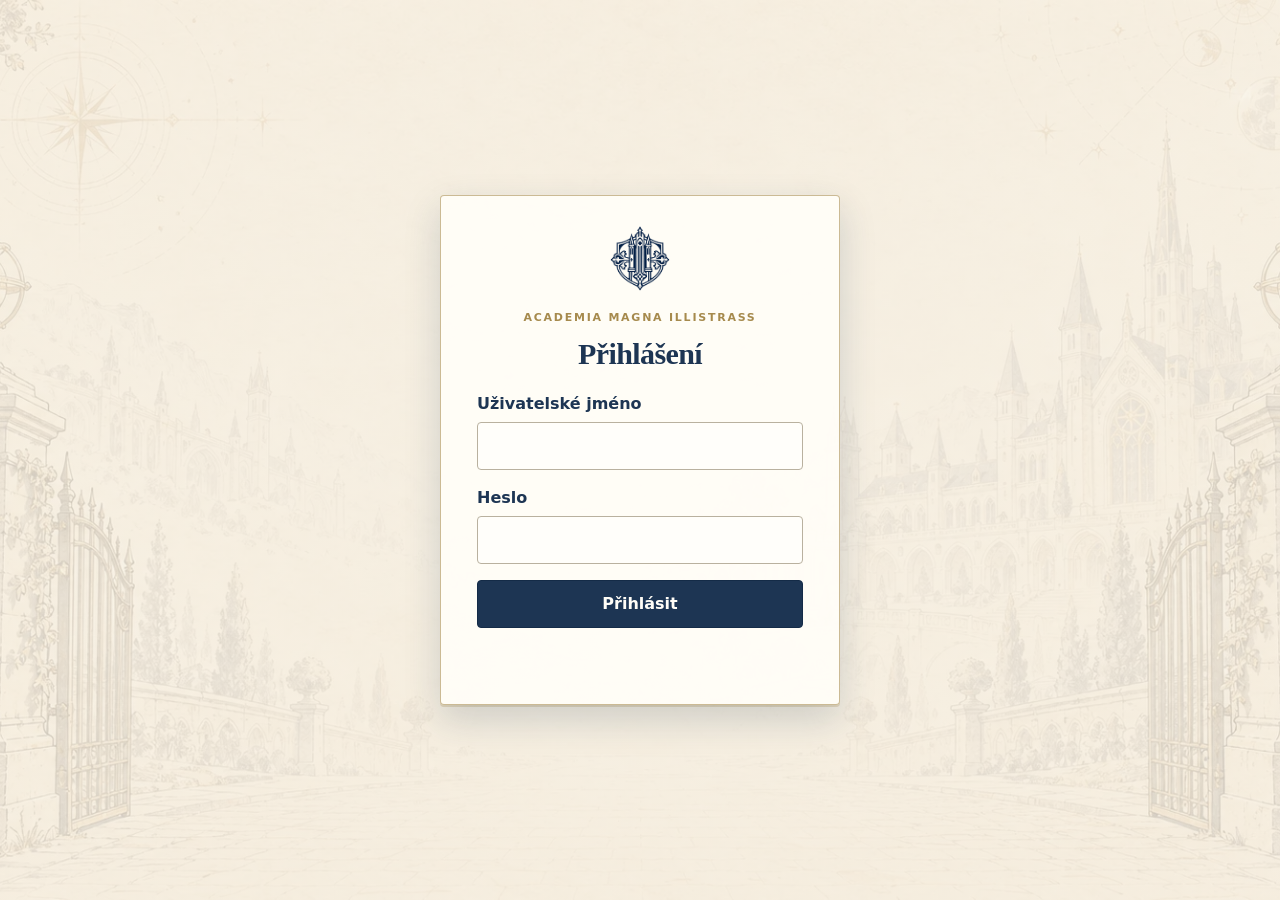
<file: public/index.html>
<!doctype html>
<html lang="cs" class="home-page">
<head>
  <meta charset="utf-8">
  <meta name="viewport" content="width=device-width, initial-scale=1">
  <title>Domů</title>
  <link rel="stylesheet" href="./styles.css">
</head>
<body>
  <main class="app-shell">
    <form id="login-form" method="post" hidden>
      <img class="academy-emblem login-emblem" src="./assets/images/academy-emblem.webp" alt="Erb Academia Magna Illistrass">
      <p class="login-kicker">ACADEMIA MAGNA ILLISTRASS</p>
      <h1>Přihlášení</h1>
      <label>Uživatelské jméno<input id="username" name="username" autocomplete="username" maxlength="100" required></label>
      <label>Heslo<input id="password" name="password" type="password" autocomplete="current-password" required></label>
      <button id="login-submit" type="submit">Přihlásit</button>
      <p id="login-status" role="status" aria-live="polite"></p>
    </form>
    <header class="academy-header">
      <img class="academy-astrolabe" src="./assets/images/academy-astrolabe.webp" alt="" aria-hidden="true" draggable="false">
      <img class="academy-emblem" src="./assets/images/academy-emblem.webp" alt="" aria-hidden="true" draggable="false">
      <img class="academy-ribbon" src="./assets/images/academy-ribbon.webp" alt="" aria-hidden="true" draggable="false">
      <p class="academy-header-name">ACADEMIA MAGNA ILLISTRASS</p>
    </header>
    <section id="home-content" hidden>
      <h1>Moje postava</h1>
      <p id="signed-in-status" role="status" hidden></p>
      <nav class="action-grid" aria-label="Hlavní akce">
        <a id="diary-link" class="action-card" aria-disabled="true"><span class="action-medallion action-medallion-book" aria-hidden="true"><svg viewBox="0 0 24 24" fill="none" stroke="currentColor" stroke-width="1.6" stroke-linecap="round" stroke-linejoin="round" focusable="false"><path d="M12 6c-3-2-6-2-9-1v14c3-1 6-1 9 1 3-2 6-2 9-1V5c-3-1-6-1-9 1zM12 6v14"/></svg></span><span class="action-card-title">Můj deník</span><span class="action-card-description">Prohlédnout a upravit svou postavu.</span></a>
        <a id="game-link" class="action-card action-card-primary" aria-disabled="true"><img class="action-medallion" src="./assets/images/academy-icon-game.webp" alt="" aria-hidden="true" draggable="false"><span class="action-card-title">Vstoupit do hry</span><span class="action-card-description">Otevřít herní scénu a hrát.</span></a>
      </nav>
      <p id="navigation-status" role="status">Načítám odkaz na postavu…</p>
    </section>
    <section id="leader-content" hidden>
      <h1>Vedoucí</h1>
      <nav class="admin-nav" aria-label="Administrace">
        <a id="leader-home-nav" href="#leader-content" aria-current="page">Domů</a>
        <a id="leader-players-nav" href="#leader-players">Hráči</a>
        <a id="leader-maps-nav" href="#leader-maps">Mapy</a>
        <a id="leader-npcs-nav" href="?view=npcs">NPC</a>
      </nav>
      <nav class="action-grid" aria-label="Akce Vedoucího">
        <a id="leader-game-link" class="action-card action-card-primary" aria-disabled="true"><img class="action-medallion" src="./assets/images/academy-icon-game.webp" alt="" aria-hidden="true" draggable="false"><span class="action-card-title">Vstoupit do hry</span><span class="action-card-description">Otevřít herní scénu a hrát.</span></a>
        <a id="leader-players-link" class="action-card" href="#leader-players"><img class="action-medallion" src="./assets/images/academy-icon-players.webp" alt="" aria-hidden="true" draggable="false"><span class="action-card-title">Hráči</span><span class="action-card-description">Správa hráčů a jejich postav.</span></a>
        <a id="leader-maps-link" class="action-card" href="#leader-maps"><img class="action-medallion" src="./assets/images/academy-icon-maps.webp" alt="" aria-hidden="true" draggable="false"><span class="action-card-title">Mapy</span><span class="action-card-description">Příprava scén pro dobrodružství.</span></a>
        <a id="leader-npcs-link" class="action-card" href="?view=npcs"><img class="action-medallion" src="./assets/images/academy-icon-npc.webp" alt="" aria-hidden="true" draggable="false"><span class="action-card-title">NPC</span><span class="action-card-description">Příprava postav a jejich obrázků.</span></a>
      </nav>
      <p id="leader-status" role="status"></p>
    </section>
    <section id="leader-players" class="content-section" hidden>
      <nav class="admin-nav" aria-label="Administrace">
        <a id="players-home-nav" href="#leader-content">Domů</a>
        <a id="players-players-nav" href="#leader-players" aria-current="page">Hráči</a>
        <a id="players-maps-nav" href="#leader-maps">Mapy</a>
        <a id="players-npcs-nav" href="?view=npcs">NPC</a>
      </nav>
      <button id="players-back" type="button" hidden>← Vedoucí</button>
      <h1>Hráči</h1>
      <p id="players-status" role="status" aria-live="polite"></p>
      <section class="character-visibility" aria-labelledby="character-visibility-title">
        <h2 id="character-visibility-title">Viditelnost částí průkazu</h2>
        <p>Nastavení platí pro všechny hráče.</p>
        <div id="character-visibility-controls"></div>
        <p id="character-visibility-status" role="status" aria-live="polite"></p>
      </section>
      <div class="players-workspace">
        <ul id="players-list"></ul>
        <iframe id="leader-sheet" title="Deník postavy — pouze pro čtení" hidden></iframe>
      </div>
    </section>
    <section id="leader-maps" class="content-section" hidden>
      <nav class="admin-nav" aria-label="Administrace">
        <a id="maps-home-nav" href="#leader-content">Domů</a>
        <a id="maps-players-nav" href="#leader-players">Hráči</a>
        <a id="maps-maps-nav" href="#leader-maps" aria-current="page">Mapy</a>
        <a id="maps-npcs-nav" href="?view=npcs">NPC</a>
      </nav>
      <button id="maps-back" type="button" hidden>← Vedoucí</button>
      <div class="maps-heading">
        <h1>Mapy</h1>
        <button id="add-map-button" type="button">+ Přidat mapu</button>
      </div>
      <form id="map-upload-form" hidden>
        <h2>Nová mapa</h2>
        <label>Název mapy<input id="map-upload-name" required maxlength="120"></label>
        <label>Obrázek<input id="map-upload-file" type="file" accept="image/png,image/jpeg,image/webp" required></label>
        <div class="npc-form-actions">
          <button type="submit">Přidat mapu</button>
          <button id="map-upload-cancel" type="button">Zrušit</button>
        </div>
        <p id="map-upload-error" role="alert"></p>
      </form>
      <p id="maps-status" role="status" aria-live="polite"></p>
      <ul id="maps-list" class="card-list"></ul>
    </section>
    <section id="leader-npcs" class="content-section" hidden>
      <nav class="admin-nav" aria-label="Administrace">
        <a id="npcs-home-nav" href="./index.html">Domů</a>
        <a id="npcs-players-nav" href="?view=players">Hráči</a>
        <a id="npcs-maps-nav" href="?view=maps">Mapy</a>
        <a id="npcs-npcs-nav" href="?view=npcs" aria-current="page">NPC</a>
      </nav>
      <div class="npcs-heading">
        <h1>NPC</h1>
        <button id="add-npc-button" type="button" aria-expanded="false" aria-controls="leader-npc-form">+ Přidat NPC</button>
      </div>
      <form id="leader-npc-form" hidden>
        <h2>Nové NPC</h2>
        <label for="leader-npc-name">Jméno NPC<input id="leader-npc-name" maxlength="120" required></label>
        <label for="leader-npc-image">Obrázek (volitelný)<input id="leader-npc-image" type="file" accept=".jpg,.jpeg,.png,.webp,image/jpeg,image/png,image/webp"></label>
        <div class="npc-form-actions">
          <button id="leader-npc-submit" type="submit" disabled>Vytvořit NPC</button>
          <button id="leader-npc-cancel" type="button">Zrušit</button>
        </div>
      </form>
      <button id="npcs-reload" type="button">Obnovit seznam</button>
      <p id="npcs-status" role="status" aria-live="polite"></p>
      <ul id="leader-npcs-list" class="card-list"></ul>
    </section>
    <section id="map-preparation" class="content-section" hidden>
      <button id="prep-back" type="button">← Mapy</button>
      <h1 id="prep-name">Příprava mapy</h1>
      <label for="prep-content-mode">Typ obsahu</label>
      <select id="prep-content-mode" disabled>
        <option value="map">Mapa</option>
        <option value="image">Obrázek</option>
      </select>
      <label for="prep-cell-size">Velikost pole (px)</label>
      <input id="prep-cell-size" type="number" step="any" aria-describedby="prep-error" disabled>
      <p id="prep-error" class="error-message" role="status"></p>
      <div id="prep-viewport" class="prep-viewport">
        <div id="prep-space" class="prep-space">
          <img id="prep-image" class="prep-image" alt="" draggable="false" hidden>
          <svg id="prep-grid" class="prep-grid" aria-hidden="true"></svg>
        </div>
      </div>
      <button id="prep-save" type="button" disabled>Uložit</button>
      <p id="prep-status" role="status"></p>
    </section>
    <section id="leader-game" class="content-section" hidden>
      <iframe id="leader-game-frame" class="leader-game-frame" title="Herní mapa"></iframe>
    </section>
    <p id="role-error" role="alert" hidden></p>
    <noscript>Pro otevření deníku nebo hry povolte JavaScript.</noscript>
  </main>
  <div class="academy-scenery" aria-hidden="true">
    <div class="academy-side academy-side-left"></div>
    <div class="academy-side academy-side-right"></div>
    <img class="academy-panorama" src="./assets/images/academy-panorama.webp" alt="" draggable="false" width="2172" height="724">
  </div>
  <script type="module" src="./navigation.js"></script>
  <script type="module" src="./admin-view.js"></script>
  <script type="module" src="./login-page.js"></script>
  <script type="module" src="./leader-players.js"></script>
  <script type="module" src="./leader-maps.js"></script>
  <script type="module" src="./leader-npcs.js"></script>
  <script type="module" src="./map-upload.js"></script>
  <script type="module" src="./leader-game.js"></script>
</body>
</html>
</file>
<file: public/styles.css>
/* Study guide is isolated from the card layout and its editors. */
:where(.character-page) .study-guide { box-sizing: border-box; width: min(900px, calc(100% - 48px)); height: min(720px, calc(100% - 48px)); max-width: none; max-height: none; padding: 0; border: 2px solid var(--gold); border-radius: 6px; color: var(--text); background: linear-gradient(135deg, var(--surface), var(--paper)); box-shadow: 0 12px 36px rgb(15 27 47 / 32%); overflow: hidden; overflow-wrap: anywhere; }
:where(.character-page) .study-guide[open] { display: flex; flex-direction: column; }
:where(.character-page) .study-guide::backdrop { background: rgb(15 27 47 / 48%); }
:where(.character-page) .study-guide-header { display: flex; flex: none; align-items: center; justify-content: space-between; gap: 12px; padding: 16px 24px; border-bottom: 1px solid var(--gold); }
:where(.character-page) .study-guide h2 { min-width: 0; margin: 0; color: var(--accent); font: 700 28px/1.2 var(--font-academy-display); }
:where(.character-page) .study-guide h3 { color: var(--accent); font: 700 26px/1.25 var(--font-academy-display); }
:where(.character-page) .study-guide h4 { color: var(--accent); font-size: 18px; }
:where(.character-page) .study-guide-content { min-height: 0; padding: 24px; overflow-y: auto; overscroll-behavior: contain; font: 16px/1.7 var(--font-practical); }
:where(.character-page) .study-guide button { min-height: 44px; padding: 8px 14px; border: 1px solid var(--gold); border-radius: 3px; background: var(--paper); color: var(--accent); font: inherit; cursor: pointer; white-space: normal; }
:where(.character-page) .study-guide button:hover { background: #e9d8b5; }
:where(.character-page) .study-guide :focus-visible { outline: 3px solid var(--accent); outline-offset: 3px; }
:where(.character-page) #study-guide-close { flex: none; width: 44px; padding: 0; font-size: 26px; }
:where(.character-page) .study-guide-category-tabs { display: flex; flex-wrap: wrap; gap: 6px; margin: 0 0 16px; }
:where(.character-page) .study-guide-category-tabs button { min-height: 44px; padding: 8px 16px; border-radius: 999px; }
:where(.character-page) .study-guide-category-tabs button[aria-selected="true"] { background: var(--accent); color: var(--surface); font-weight: 700; }
:where(.character-page) .study-guide-category-panel > h4 { margin-top: 0; }
:where(.character-page) .study-guide-topics { display: grid; grid-template-columns: repeat(2, minmax(0, 1fr)); gap: 6px 10px; list-style: none; margin: 0; padding: 0; }
:where(.character-page) [data-study-guide-category-panel="mechanics"] .study-guide-topics { grid-template-columns: minmax(0, 1fr); }
:where(.character-page) .study-guide article { max-width: 70ch; }
:where(.character-page) .study-guide article ul { padding-left: 1.4em; }
:where(.character-page) .study-guide article li + li { margin-top: 8px; }
:where(.character-page) .study-guide-topics button { display: flex; justify-content: space-between; align-items: center; gap: 8px; width: 100%; min-height: 44px; padding: 7px 10px; text-align: left; }
:where(.character-page) .study-guide-topics .study-guide-topic-label { display: inline-flex; flex: 1 1 auto; min-width: 0; align-items: baseline; gap: 6px; overflow-wrap: anywhere; }
:where(.character-page) .study-guide-topics .study-guide-topic-label .term-english { flex: 0 1 auto; color: var(--muted); font-size: .88em; }
:where(.character-page) .study-guide-topics button > span[aria-hidden="true"] { flex: 0 0 auto; }
:where(.character-page) .study-guide-topics button { border-color: rgb(166 138 77 / 45%); background: transparent; }
:where(.character-page) .study-guide-topics button:hover { background: #e9d8b5; }
:where(.character-page) .study-guide-category { color: var(--muted); font-size: 14px; }
:where(.character-page) .study-guide-backgrounds { max-width: 70ch; }
:where(.character-page) .study-guide-backgrounds article details { margin-top: 12px; padding: 10px 12px; border: 1px solid rgb(166 138 77 / 45%); border-radius: 4px; background: rgb(255 249 236 / 55%); }
:where(.character-page) .study-guide-backgrounds article details summary { cursor: pointer; color: var(--accent); font-weight: 700; }
:where(.character-page) .study-guide-backgrounds article details p { margin: 0; padding: 8px 0; }
:where(.character-page) .study-guide-backgrounds article details p + p { border-top: 1px solid rgb(166 138 77 / 28%); }
:where(.character-page) .study-guide-races article details { margin-top: 12px; padding: 10px 12px; border: 1px solid rgb(166 138 77 / 45%); border-radius: 4px; background: rgb(255 249 236 / 55%); }
:where(.character-page) .study-guide-races article details summary { cursor: pointer; color: var(--accent); font-weight: 700; }
:where(.character-page) .study-guide-races article details p { margin: 0; padding: 8px 0; }
:where(.character-page) .study-guide-races article details p + p { border-top: 1px solid rgb(166 138 77 / 28%); }
:where(.character-page) .study-guide-races article details ul { margin-block: 4px 8px; padding-left: 20px; }
:where(.character-page) .study-guide-classes { max-width: 70ch; }
:where(.character-page) .study-guide-classes article details { margin-top: 12px; padding: 10px 12px; border: 1px solid rgb(166 138 77 / 45%); border-radius: 4px; background: rgb(255 249 236 / 55%); }
:where(.character-page) .study-guide-classes article details summary { cursor: pointer; color: var(--accent); font-weight: 700; }
:where(.character-page) .study-guide-classes article details p { margin: 0; padding: 8px 0; }
:where(.character-page) .study-guide-classes article details p + p { border-top: 1px solid rgb(166 138 77 / 28%); }
:where(.character-page) .study-guide-mechanics { max-width: 70ch; }
:where(.character-page) .study-guide-mechanics article details { margin-top: 12px; padding: 10px 12px; border: 1px solid rgb(166 138 77 / 45%); border-radius: 4px; background: rgb(255 249 236 / 55%); }
:where(.character-page) .study-guide-mechanics article details summary { cursor: pointer; color: var(--accent); font-weight: 700; }
:where(.character-page) .study-guide-mechanics article details p { margin: 0; padding: 8px 0; }
:where(.character-page) .study-guide-mechanics article details p + p { border-top: 1px solid rgb(166 138 77 / 28%); }
@media (max-width: 600px) {
  :where(.character-page) .study-guide { inset: 0; margin: 0; width: 100%; height: 100%; height: 100dvh; border: 0; border-radius: 0; }
  :where(.character-page) .study-guide-header { padding: max(12px, env(safe-area-inset-top)) max(16px, env(safe-area-inset-right)) 12px max(16px, env(safe-area-inset-left)); }
  :where(.character-page) .study-guide-content { padding: 16px max(16px, env(safe-area-inset-right)) max(16px, env(safe-area-inset-bottom)) max(16px, env(safe-area-inset-left)); }
  :where(.character-page) .study-guide-topics { grid-template-columns: 1fr; }
}

/* Shared home/game typography and page background */
:where(.home-page, .game-page) body { margin: 32px; font: 16px/1.5 system-ui, sans-serif; color: #26384f; background: #f2eee5; }

/* Shared visibility (original home/character behavior) */
.portrait-error {
  background: #fde8e7;
  color: #821b1b;
  border: 1px solid #c46b68;
  padding: 10px 12px;
  border-radius: 4px;
  overflow-wrap: anywhere;
}

:where(.home-page, .character-page) [hidden] { display: none !important; }

/* Home, login and leader administration */
:where(.home-page) * { box-sizing: border-box; }
:where(.home-page) main { width: min(100% - 32px, 960px); margin: 40px auto; }
:where(.home-page) main.players-open { margin-top: 24px; }
:where(.home-page) main.players-open { width: min(100% - 32px, 1280px); }
:where(.home-page) :where(#home-content, #leader-content, .content-section) { display: grid; gap: 24px; }
:where(.home-page) #leader-maps { gap: 14px; }
:where(.home-page) #leader-npcs { gap: 14px; }
:where(.home-page) h1 { margin: 0; color: #243b57; font: 600 clamp(30px, 4vw, 40px)/1.15 Georgia, "Times New Roman", serif; letter-spacing: -.02em; }
:where(.home-page) p { margin: 0; }
:where(.home-page) .academy-header { display: grid; justify-items: center; gap: 8px; margin: 0 auto 28px; text-align: center; }
:where(.home-page) .academy-header .academy-emblem { width: 86px; height: 86px; object-fit: contain; }
:where(.home-page) .academy-header-name { color: var(--login-ink, #1d3553); font-size: 13px; font-weight: 750; letter-spacing: .18em; line-height: 1.4; }
:where(.home-page):has(#login-form:not([hidden])) .academy-header { display: none; }
:where(.home-page) .admin-nav { display: flex; flex-wrap: wrap; gap: 4px; padding: 4px; border: 1px solid rgb(166 138 77 / 42%); border-radius: 4px; background: #f7f0df; box-shadow: 0 3px 10px rgb(29 53 83 / 7%); }
:where(.home-page) .admin-nav a { min-height: 44px; padding: 10px 16px; border-radius: 3px; color: var(--login-ink, #1d3553); text-decoration: none; font-weight: 650; }
:where(.home-page) .admin-nav a:hover, :where(.home-page) .admin-nav a:focus-visible { background: #fffdf8; outline: 2px solid rgb(166 138 77 / 45%); outline-offset: 1px; }
:where(.home-page) .admin-nav a[aria-current="page"] { background: var(--login-ink, #1d3553); color: #fffdf8; box-shadow: 0 2px 5px rgb(29 53 83 / 18%); }
.home-page .action-grid { display: grid; grid-template-columns: repeat(2, minmax(0, 1fr)); gap: 14px; }
.home-page .action-card { display: flex; min-height: 128px; flex-direction: column; justify-content: space-between; gap: 10px; padding: 18px; border: 1px solid rgb(166 138 77 / 42%); border-top: 3px solid var(--login-gold, #a68a4d); border-radius: 4px; background: rgb(255 253 247 / 96%); box-shadow: 0 5px 16px rgb(29 53 83 / 10%); color: var(--login-ink, #1d3553); text-decoration: none; }
.home-page .action-card:hover, .home-page .action-card:focus-visible { border-color: var(--login-gold, #a68a4d); box-shadow: 0 8px 20px rgb(29 53 83 / 16%); outline: 3px solid rgb(166 138 77 / 35%); outline-offset: 3px; }
.home-page .action-card-primary { border-top-color: var(--login-ink, #1d3553); }
.home-page .action-card[aria-disabled="true"] { color: #68685f; background: #eeebe4; }
.home-page .action-card-title { color: var(--login-ink, #1d3553); font-size: 19px; font-weight: 700; }
.home-page .action-card-description { color: #526171; font-size: 14px; line-height: 1.4; }
:where(.home-page) .content-section > button, :where(.home-page) form button, :where(.home-page) #players-list button { min-height: 44px; padding: 10px 16px; border: 1px solid #c3b791; border-radius: 6px; background: #fffdf8; color: #314f63; font: inherit; cursor: pointer; }
:where(.home-page) button:hover:not(:disabled) { border-color: #a68a4d; background: #f8f4e9; }
:where(.home-page) .card-list, :where(.home-page) #players-list { display: grid; gap: 10px; margin: 0; padding: 0; list-style: none; }
:where(.home-page) .players-workspace { display: grid; grid-template-columns: minmax(240px, 280px) minmax(0, 1fr); align-items: start; gap: 24px; }
:where(.home-page) #players-list { align-content: start; }
:where(.home-page) #players-list button { width: 100%; min-width: 0; text-align: left; font-weight: 600; overflow-wrap: anywhere; }
:where(.home-page) #players-list button[aria-current="true"] { border-color: #d8ba77; color: #fff3d2; background: #1d3553; box-shadow: inset 0 2px #d8ba77, 0 3px 10px rgb(29 53 83 / 18%); }
:where(.home-page) #players-list button[aria-current="true"] .character-owner-username { color: #d9d2c2; }
:where(.home-page) .maps-heading { display: flex; align-items: center; justify-content: space-between; gap: 16px; }
:where(.home-page) .maps-heading h1 { min-width: 0; }
:where(.home-page) #add-map-button { flex: 0 0 auto; min-height: 44px; padding: 9px 16px; border-color: #a68a4d; background: #1d3553; color: #fff3d2; box-shadow: inset 0 1px #d8ba77; font-weight: 700; }
:where(.home-page) #add-map-button:hover:not(:disabled) { border-color: #d8ba77; background: #29496b; }
:where(.home-page) .map-card { display: flex; align-items: center; justify-content: space-between; gap: 16px; padding: 10px 14px 10px 16px; border: 1px solid #d5cdbd; border-radius: 7px; background: #fffdf8; box-shadow: 0 2px 6px rgb(38 52 66 / 5%); }
:where(.home-page) .map-card-active { border-color: #d8ba77; background: #fffdf8; box-shadow: inset 3px 0 #a68a4d, 0 2px 6px rgb(29 53 83 / 7%); }
:where(.home-page) .map-card-main { display: flex; min-width: 0; flex: 1 1 auto; align-items: center; gap: 12px; }
:where(.home-page) .map-card-preview { display: grid; flex: 0 0 100px; width: 100px; height: 75px; place-items: center; overflow: hidden; border: 1px solid #d5cdbd; border-radius: 5px; color: #6e6b61; background: #f7f0df; font-size: 11px; line-height: 1.2; text-align: center; }
:where(.home-page) .map-card-preview-image { display: block; width: 100%; height: 100%; object-fit: cover; opacity: 0; transition: opacity 120ms ease; }
:where(.home-page) .map-card-preview-loaded .map-card-preview-image { opacity: 1; }
:where(.home-page) .map-card-preview-error .map-card-preview-image { display: none; }
:where(.home-page) .map-card-preview-placeholder { max-width: 9ch; padding: 4px; }
:where(.home-page) .map-card-preview-error { border-color: #c3b791; background: #f2eee5; }
:where(.home-page) .map-card-summary { min-width: 0; flex: 1 1 auto; }
:where(.home-page) .map-card-details { min-width: 0; }
:where(.home-page) .map-card-name { color: #243b57; font-weight: 750; overflow-wrap: anywhere; }
:where(.home-page) .map-card-tags { display: flex; flex-wrap: wrap; gap: 5px; margin-top: 5px; }
:where(.home-page) .map-card-type { padding: 2px 8px; border: 1px solid #d5cdbd; border-radius: 999px; color: #526171; background: #f7f0df; font-size: 12px; font-weight: 650; }
:where(.home-page) .map-card-status { padding: 2px 8px; border: 1px solid #a68a4d; border-radius: 999px; color: #6e5b2b; background: #fff6dc; font-size: 12px; font-weight: 750; letter-spacing: .04em; text-transform: uppercase; }
:where(.home-page) .map-card-actions { display: flex; flex-wrap: wrap; justify-content: flex-end; gap: 10px; }
:where(.home-page) .map-card-actions button { min-width: 88px; min-height: 44px; padding: 9px 12px; border-radius: 5px; }
:where(.home-page) .map-card-actions button:focus-visible, :where(.home-page) #add-map-button:focus-visible { outline: 3px solid #d8ba77; outline-offset: 2px; }
:where(.home-page) .map-card-actions .map-card-activate { border-color: #a68a4d; color: #314f63; background: #fffdf8; }
:where(.home-page) .map-card-actions .map-card-activate:hover:not(:disabled) { border-color: #a68a4d; background: #f8f4e9; }
:where(.home-page) .map-card-actions .map-card-prepare { border-color: #a68a4d; color: #fff3d2; background: #1d3553; box-shadow: inset 0 1px #d8ba77; font-weight: 700; }
:where(.home-page) .map-card-actions .map-card-prepare:hover:not(:disabled) { border-color: #d8ba77; background: #29496b; }
:where(.home-page) .map-card-actions .map-card-delete { min-width: 76px; border-color: #b86d66; color: #fff8f6; background: #a9473d; }
:where(.home-page) .map-card-actions .map-card-delete:hover:not(:disabled) { border-color: #8f2f28; background: #8f2f28; }
:where(.home-page) #leader-sheet { display: block; width: 100%; height: 1px; border: 0; margin: 0; }
:where(.home-page) #players-list button:focus-visible { outline: 3px solid #d8ba77; outline-offset: 2px; }
:where(.home-page) #navigation-status { color: #526171; }
:where(.home-page) #session-logout { display: block; margin: 0 0 24px auto; padding: 8px 14px; border: 1px solid #c3b791; border-radius: 6px; background: transparent; color: #68685f; font: inherit; cursor: pointer; }
:where(.home-page) #session-logout:hover { color: #314f63; border-color: #a68a4d; background: #fffdf8; }
:where(.home-page) .error-message { color: #b42318; }
:where(.home-page) .character-visibility { display: grid; gap: 0; }
:where(.home-page) .character-visibility > h2 { margin: 0; }
:where(.home-page) .character-visibility > p { margin: 4px 0 0; }
:where(.home-page) #character-visibility-controls { display: flex; flex-wrap: wrap; align-items: flex-start; justify-content: flex-start; gap: 10px; }
:where(.home-page) .character-visibility > #character-visibility-controls { margin-top: 16px; }
:where(.home-page) .character-visibility-toggle { position: relative; display: inline-flex; width: fit-content; max-width: 100%; min-height: 48px; align-items: center; gap: 12px; padding: 9px 14px; border: 1px solid rgb(166 138 77 / 58%); border-radius: 999px; color: #1d3553; background: #fffdf7; box-shadow: 0 3px 10px rgb(29 53 83 / 7%); cursor: pointer; line-height: 1.25; }
:where(.home-page) .character-visibility-toggle:hover { border-color: #a68a4d; box-shadow: 0 5px 14px rgb(29 53 83 / 12%); }
:where(.home-page) .character-visibility-toggle:has(input:checked) { border-color: #d8ba77; color: #fff3d2; background: #1d3553; box-shadow: inset 0 2px #d8ba77, 0 4px 12px rgb(29 53 83 / 18%); }
:where(.home-page) .character-visibility-toggle-text { display: flex; min-width: 0; align-items: baseline; flex-wrap: wrap; gap: 4px; overflow-wrap: anywhere; }
:where(.home-page) .character-visibility-toggle-czech { font-weight: 700; }
:where(.home-page) .character-visibility-toggle-english { color: #6e6b61; font-size: .82em; }
:where(.home-page) .character-visibility-toggle:has(input:checked) .character-visibility-toggle-english { color: #d9d2c2; }
:where(.home-page) .character-visibility-toggle input { position: absolute; width: 1px; height: 1px; margin: -1px; overflow: hidden; clip: rect(0 0 0 0); clip-path: inset(50%); white-space: nowrap; }
:where(.home-page) .character-visibility-toggle::after { flex: 0 0 38px; width: 38px; height: 22px; border: 1px solid #a68a4d; border-radius: 999px; background: #e7ddc8; box-shadow: inset 0 1px 3px rgb(29 53 83 / 16%); content: ''; pointer-events: none; }
:where(.home-page) .character-visibility-toggle::before { position: absolute; right: 33px; width: 16px; height: 16px; border-radius: 50%; background: #1d3553; box-shadow: 0 1px 3px rgb(29 53 83 / 28%); content: ''; pointer-events: none; transition: transform 120ms ease, background-color 120ms ease; }
:where(.home-page) .character-visibility-toggle:has(input:checked)::before { background: #d8ba77; transform: translateX(16px); }
:where(.home-page) .character-visibility-toggle:has(input:focus-visible) { outline: 3px solid #d8ba77; outline-offset: 2px; }
:where(.home-page) .character-visibility-toggle:has(input:disabled) { cursor: wait; opacity: .72; }
:where(.home-page) #character-visibility-status { margin-top: 8px; }
:where(.home-page) .prep-viewport { position: relative; width: 100%; height: 60vh; overflow: hidden; background: #d1d5db; }
:where(.home-page) .prep-space { position: absolute; transform-origin: top left; }
:where(.home-page) .prep-image { display: block; max-width: none; }
:where(.home-page) .prep-grid { position: absolute; left: 0; top: 0; pointer-events: none; fill: none; stroke: rgba(20,30,40,.5); stroke-width: 1; }
:where(.home-page) .leader-game-frame { width: 100%; height: 85vh; border: 0; }
/* Only the open game replaces the ceremonial header with its own compact bar. */
.home-page:has(#leader-game:not([hidden])) .academy-header { display: none; }
.home-page:has(#leader-game:not([hidden])) body { margin: 0 clamp(8px, 1.4vw, 24px); }
.home-page:has(#leader-game:not([hidden])) main { width: 100%; max-width: none; margin-block: 0; }
.home-page:has(#leader-game:not([hidden])) #session-logout { margin-bottom: 0; }
:where(.home-page) #prep-cell-size[aria-invalid="true"] { border: 2px solid #b42318; background: #fff0ef; }

:root:where(.home-page) { --login-ink: #1d3553; --login-ink-soft: #405b76; --login-parchment: #fffdf7; --login-paper: #f7f0df; --login-gold: #a68a4d; --login-error: #a52d2d; }
:where(.home-page):has(#login-form:not([hidden])) body {
  min-height: 100vh;
  margin: 0;
  background-color: #e8e0cf;
  background-image: linear-gradient(rgb(247 242 231 / 78%), rgb(247 242 231 / 78%)), url('./assets/images/academy-gate.webp');
  background-position: center;
  background-size: cover;
  background-attachment: fixed;
}
:where(.home-page):has(#login-form:not([hidden])) main { display: grid; min-height: 100vh; width: min(100% - 32px, 960px); margin: 0 auto; place-items: center; }
:where(.home-page) #login-form { width: min(100%, 400px); display: grid; gap: 16px; padding: clamp(24px, 4vw, 36px); background: rgb(255 253 247 / 95%); border: 1px solid rgb(166 138 77 / 58%); border-radius: 4px; box-shadow: 0 14px 36px rgb(29 53 83 / 18%), 0 2px 0 rgb(166 138 77 / 25%); }
:where(.home-page) #login-form .login-emblem { width: 72px; height: 72px; margin: -10px auto 0; object-fit: contain; }
:where(.home-page) #login-form .login-kicker { margin: 0; color: var(--login-gold); font-size: 11px; font-weight: 700; letter-spacing: .16em; line-height: 1.4; text-align: center; }
:where(.home-page) #login-form h1 { margin: -4px 0 4px; color: var(--login-ink); font-size: 30px; text-align: center; }
:where(.home-page) #login-form label { display: grid; gap: 6px; color: var(--login-ink); font-weight: 650; }
:where(.home-page) #login-form input { width: 100%; min-height: 48px; padding: 11px 12px; color: var(--login-ink); font: inherit; border: 1px solid #b9b19f; border-radius: 4px; background: #fffefa; }
:where(.home-page) #login-form input:hover { border-color: var(--login-gold); }
:where(.home-page) #login-form input:focus-visible, :where(.home-page) #login-submit:focus-visible { outline: 3px solid rgb(166 138 77 / 58%); outline-offset: 3px; }
:where(.home-page) #login-submit { min-height: 48px; padding: 11px 16px; font: inherit; font-weight: 700; border: 1px solid #142b47; border-radius: 4px; background: var(--login-ink); color: #fffdf7; cursor: pointer; }
:where(.home-page) #login-submit:hover:not(:disabled) { border-color: #0e2239; background: #29496b; }
:where(.home-page) #login-submit:disabled { opacity: .65; cursor: wait; }
:where(.home-page) #login-status { min-height: 24px; color: var(--login-error); font-weight: 650; text-align: center; }
@media (max-width: 720px) {
  :where(.home-page) .admin-nav a { flex: 1 1 30%; text-align: center; }
  .home-page .action-grid { grid-template-columns: 1fr; }
  .home-page .action-card { min-height: 112px; }
  :where(.home-page) .map-card { align-items: stretch; flex-direction: column; }
  :where(.home-page) .map-card-actions { width: 100%; justify-content: flex-start; }
  :where(.home-page) .map-card-actions button { flex: 1 1 120px; }
  :where(.home-page) .npc-card { align-items: flex-start; flex-wrap: wrap; }
  :where(.home-page) .npc-card-actions { width: 100%; flex: 1 0 100%; justify-content: flex-start; }
  :where(.home-page) .npc-card-actions button { flex: 1 1 120px; }
  :where(.home-page) .npc-form-actions { justify-content: stretch; }
  :where(.home-page) .npc-form-actions button { flex: 1 1 120px; }
  :where(.home-page):has(#login-form:not([hidden])) main { width: min(100% - 24px, 400px); }
  :where(.home-page):has(#login-form:not([hidden])) body { background-attachment: scroll; }
  :where(.home-page) .academy-header { margin-bottom: 20px; }
  :where(.home-page) .academy-header .academy-emblem { width: 64px; height: 64px; }
  :where(.home-page) .academy-header-name { font-size: 11px; letter-spacing: .12em; }
}
@media (max-width: 760px) {
  :where(.home-page) .players-workspace { grid-template-columns: minmax(0, 1fr); gap: 16px; }
  :where(.home-page) #players-list { grid-template-columns: repeat(auto-fit, minmax(min(100%, 190px), 1fr)); gap: 8px; }
}

/* Homepage scenery is absent from login and all administrative/game views. */
:where(.home-page) .academy-scenery { display: none; pointer-events: none; user-select: none; }
:where(.home-page):not(:has(#login-form:not([hidden]))):has(:is(#home-content, #leader-content):not([hidden])) .academy-scenery { display: block; }
:where(.home-page) .academy-panorama {
  display: block;
  width: 100%;
  height: auto;
  margin: 0 auto;
  mask-image: linear-gradient(to bottom, transparent, #000 24%);
}
:where(.home-page) .academy-side { display: none; }
@media (min-width: 1280px) {
  :where(.home-page):not(:has(#login-form:not([hidden]))):has(:is(#home-content, #leader-content):not([hidden])) body { display: flex; flex-direction: column; min-height: 100vh; }
  :where(.home-page) .academy-scenery { margin-top: auto; flex-shrink: 0; }
  :where(.home-page) .academy-side {
    display: block;
    position: absolute;
    top: 0;
    --side-width: min(240px, calc((100vw - 1040px) / 2 - 24px));
    width: var(--side-width);
    height: calc(var(--side-width) * 3);
    z-index: 0;
    background-repeat: no-repeat;
    /* The artwork occupies roughly half of each transparent source image.
       Size by the available gutter so the owl remains inside the frame. */
    background-size: 200% auto;
    mask-composite: intersect;
    pointer-events: none;
  }
  :where(.home-page) .academy-side-left { left: 0; background-image: url('./assets/images/academy-side-left.webp'); background-position: left top; }
  :where(.home-page) .academy-side-right { right: 0; background-image: url('./assets/images/academy-side-right.webp'); background-position: right top; }
}
:where(.home-page):has(:is(#home-content, #leader-content):not([hidden])) main { z-index: 1; }
:where(.home-page) .academy-panorama { position: relative; z-index: 1; }

/* Fantasy homepage treatment; login remains governed by its existing rules. */
:where(.home-page):not(:has(#login-form:not([hidden]))) body {
  background-color: #f2ead9;
  background-image:
    radial-gradient(circle at 50% -20%, rgb(255 253 247 / 90%), transparent 44rem),
    radial-gradient(circle at 0 100%, rgb(166 138 77 / 9%), transparent 28rem),
    linear-gradient(135deg, transparent 49.8%, rgb(166 138 77 / 9%) 50%, transparent 50.2%);
}
:where(.home-page):not(:has(#login-form:not([hidden]))) main {
  position: relative;
  width: min(100% - 40px, 1040px);
  margin: 28px auto 48px;
}
:where(.home-page):not(:has(#login-form:not([hidden]))) .academy-header {
  position: relative;
  isolation: isolate;
  width: min(100%, 640px);
  aspect-ratio: 3 / 2;
  margin: 0 auto 24px;
  padding: 0;
  pointer-events: none;
}
:where(.home-page):not(:has(#login-form:not([hidden]))) .academy-header::before,
:where(.home-page):not(:has(#login-form:not([hidden]))) .academy-header::after {
  content: none;
}
:where(.home-page) .academy-header > img { position: absolute; display: block; object-fit: contain; pointer-events: none; user-select: none; }
:where(.home-page) .academy-header .academy-astrolabe { top: 0; left: 25%; width: 50%; height: 75%; z-index: 0; }
:where(.home-page):not(:has(#login-form:not([hidden]))) .academy-header .academy-emblem { top: 5%; left: 32%; width: 36%; height: 54%; z-index: 1; }
:where(.home-page) .academy-header .academy-ribbon { bottom: 0; left: 0; width: 100%; height: 50%; z-index: 2; }
:where(.home-page):not(:has(#login-form:not([hidden]))) .academy-header::before { right: calc(50% + 54px); }
:where(.home-page):not(:has(#login-form:not([hidden]))) .academy-header::after { left: calc(50% + 54px); }
:where(.home-page):not(:has(#login-form:not([hidden]))) .academy-header-name {
  position: absolute;
  z-index: 3;
  /* The ribbon's light writing area sits above the full image's midpoint. */
  top: 63%;
  left: 13%;
  width: 74%;
  height: 20%;
  display: grid;
  place-items: center;
  margin: 0;
  color: var(--login-ink, #1d3553);
  font-family: Georgia, "Times New Roman", serif;
  font-size: clamp(10px, 2.5vw, 26px);
  font-weight: 700;
  line-height: 1.2;
  letter-spacing: .035em;
  text-wrap: balance;
}
:where(.home-page):not(:has(#login-form:not([hidden]))) .academy-header-name::before,
:where(.home-page):not(:has(#login-form:not([hidden]))) .academy-header-name::after {
  content: none;
}
:where(.home-page):not(:has(#login-form:not([hidden]))) :where(#home-content, #leader-content) > h1 {
  font-size: clamp(24px, 3vw, 30px);
  padding-bottom: 12px;
  border-bottom: 1px solid rgb(166 138 77 / 62%);
  color: var(--login-ink, #1d3553);
}
:where(.home-page):not(:has(#login-form:not([hidden]))) .action-grid { gap: 18px; }
:where(.home-page):not(:has(#login-form:not([hidden]))) .action-card {
  position: relative;
  min-height: 290px;
  justify-content: center;
  align-items: center;
  gap: 12px;
  padding: 34px 28px;
  text-align: center;
  border: 4px double #a68a4d;
  border-radius: 3px;
  background: rgb(255 253 247 / 91%);
  box-shadow: 0 7px 18px rgb(29 53 83 / 10%), inset 0 0 0 3px rgb(166 138 77 / 8%);
}
/* Keep the supplied frame's ornaments at their native aspect ratio.
   Only its central top/bottom details are shown; CSS draws the flexible edges. */
:where(.home-page):not(:has(#login-form:not([hidden]))) .action-card::before,
:where(.home-page):not(:has(#login-form:not([hidden]))) .action-card::after {
  position: absolute;
  left: calc(50% - 48px);
  width: 96px;
  height: 38px;
  background-image: url('./assets/images/academy-card-frame.webp');
  background-repeat: no-repeat;
  background-size: 320px auto;
  pointer-events: none;
  content: "";
}
:where(.home-page):not(:has(#login-form:not([hidden]))) .action-card::before { top: -18px; background-position: center -12px; }
:where(.home-page):not(:has(#login-form:not([hidden]))) .action-card::after { bottom: -18px; background-position: center calc(100% + 12px); }
.home-page .action-medallion { display: block; flex: 0 0 auto; width: 104px; height: 104px; object-fit: contain; pointer-events: none; user-select: none; }
.home-page .action-medallion-book { display: grid; place-items: center; width: 94px; height: 94px; margin: 5px; border: 5px double #c2a05b; border-radius: 50%; background: #1d3553; color: #e8cc89; box-shadow: 0 0 0 2px #1d3553, inset 0 0 0 3px #a68a4d; }
.home-page .action-medallion-book svg { width: 58%; height: 58%; }
.home-page .action-card > span { max-width: 100%; overflow-wrap: anywhere; }
:where(.home-page):not(:has(#login-form:not([hidden]))) .action-card:hover,
:where(.home-page):not(:has(#login-form:not([hidden]))) .action-card:focus-visible {
  border-color: #745719;
  background: #fffdf7;
  box-shadow: 0 10px 24px rgb(29 53 83 / 16%), inset 0 0 0 3px rgb(166 138 77 / 12%);
}
:where(.home-page):not(:has(#login-form:not([hidden]))) .action-card:focus-visible { outline: 3px solid #1d3553; outline-offset: 4px; }
:where(.home-page):not(:has(#login-form:not([hidden]))) .action-card[aria-disabled="true"] { background: #eeebe4; box-shadow: none; }
:where(.home-page):not(:has(#login-form:not([hidden]))) .action-card-title {
  font-family: Georgia, "Times New Roman", serif;
  font-size: clamp(20px, 2.5vw, 26px);
  letter-spacing: -.01em;
}
:where(.home-page):not(:has(#login-form:not([hidden]))) .action-card-description { font-size: 15px; }
:where(.home-page):not(:has(#login-form:not([hidden]))) .admin-nav {
  /* The wide raster nav frame cannot follow wrapped rows without distortion. */
  padding: 8px;
  gap: 8px;
  border: 4px double #a68a4d;
  border-radius: 3px;
  background: #f7f0df;
  box-shadow: 0 4px 12px rgb(29 53 83 / 10%);
}
:where(.home-page):not(:has(#login-form:not([hidden]))) .admin-nav a { flex: 1 1 auto; text-align: center; font-family: Georgia, "Times New Roman", serif; border: 1px solid transparent; }
:where(.home-page):not(:has(#login-form:not([hidden]))) .admin-nav a[aria-current="page"] { border-color: #a68a4d; }
:where(.home-page):not(:has(#login-form:not([hidden]))) .admin-nav a:focus-visible { outline: 3px solid #1d3553; outline-offset: 2px; }
@media (max-width: 720px) {
  :where(.home-page):not(:has(#login-form:not([hidden]))) main { width: min(100% - 24px, 520px); margin-top: 18px; }
  :where(.home-page):not(:has(#login-form:not([hidden]))) .academy-header { width: calc(100% + 32px); margin: 0 -16px 22px; }
  :where(.home-page):not(:has(#login-form:not([hidden]))) .academy-header-name { font-size: clamp(10px, 2.7vw, 14px); letter-spacing: 0; }
  :where(.home-page):not(:has(#login-form:not([hidden]))) .academy-header::before { right: calc(50% + 43px); }
  :where(.home-page):not(:has(#login-form:not([hidden]))) .academy-header::after { left: calc(50% + 43px); }
  :where(.home-page):not(:has(#login-form:not([hidden]))) .academy-header-name::before,
  :where(.home-page):not(:has(#login-form:not([hidden]))) .academy-header-name::after { margin-inline: 7px; }
  :where(.home-page):not(:has(#login-form:not([hidden]))) .action-card { min-height: 260px; padding: 30px 16px; }
  .home-page .action-medallion { width: 88px; height: 88px; }
  .home-page .action-medallion-book { width: 78px; height: 78px; }
  :where(.home-page):not(:has(#login-form:not([hidden]))) .admin-nav a { flex: 1 1 35%; padding-inline: 8px; }
}

/* Character page (including responsive layout) */
/* Compose only the two home views; other screens retain their own spacing. */
:where(.home-page):not(:has(#login-form:not([hidden]))):has(:is(#home-content, #leader-content):not([hidden])) body { position: relative; margin: 0; }
:where(.home-page):not(:has(#login-form:not([hidden]))):has(:is(#home-content, #leader-content):not([hidden])) main { margin: 20px auto 0; }
:where(.home-page):not(:has(#login-form:not([hidden]))):has(:is(#home-content, #leader-content):not([hidden])) #session-logout { margin-bottom: 0; }
:where(.home-page):not(:has(#login-form:not([hidden]))):has(:is(#home-content, #leader-content):not([hidden])) .academy-header { width: min(100%, 540px); margin: -28px auto 0; }
@media (min-width: 721px) {
  :where(.home-page):not(:has(#login-form:not([hidden]))):has(:is(#home-content, #leader-content):not([hidden])) .academy-header-name { font-size: 22px; letter-spacing: 0; }
}
:where(.home-page) :is(#home-content, #leader-content) { gap: 18px; }
:where(.home-page):not(:has(#login-form:not([hidden]))) .action-card {
  display: grid;
  grid-template-columns: 112px minmax(0, 1fr);
  grid-template-rows: 1fr 1fr;
  gap: 6px 24px;
  min-height: 172px;
  padding: 22px 26px;
  text-align: left;
}
.home-page .action-card .action-medallion { grid-column: 1; grid-row: 1 / 3; justify-self: center; }
.home-page .action-card .action-card-title { grid-column: 2; align-self: end; line-height: 1.2; }
.home-page .action-card .action-card-description { grid-column: 2; align-self: start; }
:where(.home-page):not(:has(#login-form:not([hidden]))) .action-card::before { content: none; }
:where(.home-page):not(:has(#login-form:not([hidden]))) .action-card::after { opacity: .55; transform: scale(.55); }
:where(.home-page) .academy-side-left { mask-image: linear-gradient(to right, #000 38%, rgb(0 0 0 / 85%) 65%, transparent), linear-gradient(to bottom, #000 65%, transparent 100%); }
:where(.home-page) .academy-side-right { mask-image: linear-gradient(to left, #000 38%, rgb(0 0 0 / 85%) 65%, transparent), linear-gradient(to bottom, #000 65%, transparent 100%); }
@media (max-width: 720px) {
  :where(.home-page):not(:has(#login-form:not([hidden]))):has(:is(#home-content, #leader-content):not([hidden])) main { width: min(100% - 32px, 520px); margin-top: 16px; }
  :where(.home-page):not(:has(#login-form:not([hidden]))):has(:is(#home-content, #leader-content):not([hidden])) .academy-header { width: 100%; margin: 8px auto 12px; }
  :where(.home-page):not(:has(#login-form:not([hidden]))) .action-card { display: flex; min-height: 216px; gap: 10px; padding: 22px 16px; text-align: center; }
  .home-page .action-card :is(.action-card-title, .action-card-description) { align-self: center; }
}

.home-page .npcs-heading { display: flex; align-items: center; justify-content: space-between; gap: 16px; }
.home-page .npcs-heading h1 { min-width: 0; }
.home-page #add-npc-button { flex: 0 0 auto; min-height: 44px; padding: 9px 16px; border-color: #a68a4d; background: #1d3553; color: #fff3d2; box-shadow: inset 0 1px #d8ba77; font-weight: 700; }
.home-page #add-npc-button:hover:not(:disabled) { border-color: #d8ba77; background: #29496b; }
.home-page :is(#leader-npc-form, #map-upload-form) { display: grid; gap: 8px; padding: 18px; border: 1px solid rgb(166 138 77 / 58%); border-radius: 7px; background: #fffdf8; box-shadow: 0 2px 6px rgb(38 52 66 / 5%); }
.home-page :is(#leader-npc-form, #map-upload-form) h2 { margin: 0 0 2px; color: #243b57; font: 700 22px/1.2 Georgia, "Times New Roman", serif; }
.home-page :is(#leader-npc-form, #map-upload-form) input { min-width: 0; max-width: 100%; min-height: 44px; padding: 8px 10px; border: 1px solid #c3b791; border-radius: 6px; color: #314f63; background: #fffdf8; font: inherit; }
.home-page :is(#leader-npc-form, #map-upload-form) input:focus-visible { outline: 3px solid #d8ba77; outline-offset: 2px; }
.home-page :is(#leader-npc-form, #map-upload-form) input[type="file"] { padding: 6px 8px; }
.home-page :is(#leader-npc-form, #map-upload-form) input[type="file"]::file-selector-button { margin-right: 10px; padding: 6px 10px; border: 1px solid #a68a4d; border-radius: 5px; color: #314f63; background: #f7f0df; font: inherit; cursor: pointer; }
.home-page :is(#leader-npc-form, #map-upload-form) input[type="file"]::file-selector-button:hover { border-color: #80662f; background: #eee2c8; }
.home-page :is(#leader-npc-form, #map-upload-form) label { display: grid; gap: 6px; color: #314f63; font-weight: 650; }
.home-page .npc-form-actions { display: flex; justify-content: flex-end; gap: 10px; margin-top: 8px; }
.home-page .npc-form-actions button { min-width: 112px; min-height: 44px; padding: 9px 14px; font: inherit; }
.home-page .npc-form-actions button:focus-visible, .home-page .map-card-actions button:focus-visible, .home-page .npc-card-actions button:focus-visible { outline: 3px solid #d8ba77; outline-offset: 2px; }
.home-page .npc-form-actions button:disabled, .home-page .map-card-actions button:disabled, .home-page .npc-card-actions button:disabled { opacity: .6; cursor: wait; }
.home-page #leader-npc-submit { border-color: #a68a4d; background: #1d3553; color: #fff3d2; box-shadow: inset 0 1px #d8ba77; font-weight: 700; }
.home-page #leader-npc-submit:hover:not(:disabled) { border-color: #d8ba77; background: #29496b; }
.home-page #map-upload-form button[type="submit"] { border-color: #a68a4d; background: #1d3553; color: #fff3d2; box-shadow: inset 0 1px #d8ba77; font-weight: 700; }
.home-page #map-upload-form button[type="submit"]:hover:not(:disabled) { border-color: #d8ba77; background: #29496b; }
.home-page :is(#leader-npc-cancel, #map-upload-cancel) { border-color: #a68a4d; color: #314f63; background: #fffdf8; }
.home-page :is(#leader-npc-cancel, #map-upload-cancel):hover:not(:disabled) { border-color: #a68a4d; background: #f8f4e9; }
.home-page .npc-card { display: flex; min-width: 0; align-items: center; gap: 14px; padding: 10px 14px 10px 16px; background: #fffdf8; border: 1px solid #d5cdbd; border-radius: 7px; box-shadow: 0 2px 6px rgb(38 52 66 / 5%); }
.home-page .npc-card-preview { display: grid; flex: 0 0 64px; width: 64px; height: 64px; place-items: center; overflow: hidden; border: 1px solid #d5cdbd; border-radius: 6px; color: #fff3d2; background: #1d3553; font: 700 26px/1 Georgia, serif; }
.home-page .npc-card-preview img { display: block; width: 100%; height: 100%; object-fit: cover; }
.home-page .npc-card-preview-error { border-color: #c3b791; background: #f2eee5; }
.home-page .npc-card-placeholder { display: grid; width: 100%; height: 100%; place-items: center; }
.home-page .npc-card-details { min-width: 0; flex: 1 1 auto; }
.home-page .npc-card-name { color: #243b57; font-weight: 750; overflow-wrap: anywhere; }
.home-page #npcs-reload { justify-self: end; min-height: 40px; padding: 8px 12px; border-color: #a68a4d; color: #314f63; background: #fffdf8; }
.home-page #npcs-reload:hover:not(:disabled) { border-color: #80662f; background: #f8f4e9; }
.home-page .npc-card-actions { display: flex; flex: 0 0 auto; flex-wrap: wrap; justify-content: flex-end; gap: 10px; }
.home-page .npc-card-actions button { min-width: 88px; min-height: 44px; padding: 9px 12px; border-radius: 5px; font: inherit; }
.home-page .npc-card-actions .npc-card-primary { border-color: #a68a4d; color: #fff3d2; background: #1d3553; box-shadow: inset 0 1px #d8ba77; font-weight: 700; }
.home-page .npc-card-actions .npc-card-primary:hover:not(:disabled) { border-color: #d8ba77; background: #29496b; }
.home-page .npc-card-actions .npc-card-secondary { border-color: #a68a4d; color: #314f63; background: #fffdf8; }
.home-page .npc-card-actions .npc-card-secondary:hover:not(:disabled) { border-color: #80662f; background: #f8f4e9; }
.home-page .npc-card-actions button:focus-visible, .home-page #add-npc-button:focus-visible { outline: 3px solid #d8ba77; outline-offset: 2px; }
.home-page .npc-card-actions .npc-card-destructive { border-color: #b86d66; color: #fff8f6; background: #a9473d; }
.home-page .npc-card-actions .npc-card-destructive:hover:not(:disabled) { border-color: #8f2f28; background: #8f2f28; }
@font-face {
  font-family: "Character Cormorant Garamond";
  font-style: normal;
  font-weight: 600 700;
  font-display: swap;
  src: url("./fonts/CormorantGaramond-LatinExt.woff2") format("woff2");
  unicode-range: U+0100-02BA, U+02BD-02C5, U+02C7-02CC, U+02CE-02D7, U+02DD-02FF, U+0304, U+0308, U+0329, U+1D00-1DBF, U+1E00-1E9F, U+1EF2-1EFF, U+2020, U+20A0-20AB, U+20AD-20C4, U+2113, U+2C60-2C7F, U+A720-A7FF;
}
@font-face {
  font-family: "Character Cormorant Garamond";
  font-style: normal;
  font-weight: 600 700;
  font-display: swap;
  src: url("./fonts/CormorantGaramond-Latin.woff2") format("woff2");
  unicode-range: U+0000-00FF, U+0131, U+0152-0153, U+02BB-02BC, U+02C6, U+02DA, U+02DC, U+0304, U+0308, U+0329, U+2000-206F, U+20AC, U+2122, U+2191, U+2193, U+2212, U+2215, U+FEFF, U+FFFD;
}
.home-page .npc-card button { min-height: 44px; padding: 8px; font: inherit; }
:root:where(.character-page) {
  color-scheme: light;
  --text: #243950;
  --muted: #5d5b50;
  --background: #f7f0df;
  --surface: #fff9ec;
  --paper: #f7edd8;
  --border: #c6b58b;
  --accent: #1d3553;
  --gold: #a68a4d;
  --error: #b63832;
  --font-practical: system-ui, -apple-system, BlinkMacSystemFont, "Segoe UI", sans-serif;
  --font-ceremonial: Georgia, "Times New Roman", serif;
  --font-academy-display: "Character Cormorant Garamond", var(--font-ceremonial);
  font: 16px/1.5 var(--font-practical);
  color: var(--text);
  background: var(--background);
}
:where(.character-page) * { box-sizing: border-box; }
:where(.character-page) body { min-height: 100vh; margin: 16px 24px; background: var(--background); }
:where(.character-page) body[data-leader-embed="true"] { min-height: 0; }
:root.character-page[data-leader-embed="true"] { min-height: 0; }
/* DESIGN-6A: document shell only; preserve the existing field layout. */
:root:where(.character-page) {
  background-color: var(--background);
  background-image: none;
  min-height: 100%;
}
:where(.character-page) #student-card {
  position: relative;
  border-color: #1d3553;
  border-top-color: #1d3553;
  background-color: #f7f0df;
  background-image:
    radial-gradient(ellipse at 12% 8%, rgb(166 138 77 / 6%) 0, transparent 38%),
    radial-gradient(ellipse at 90% 96%, rgb(166 138 77 / 5%) 0, transparent 40%),
    linear-gradient(110deg, #fff9ec, #f7edd8);
  box-shadow: 0 0 0 1px #a68a4d, inset 0 0 0 3px rgb(166 138 77 / 22%), 0 3px 10px rgb(29 53 83 / 9%);
}
:where(.character-page) #panel-card {
  padding: 16px;
  border: 2px double #b99a5a;
  border-radius: 5px;
  background-color: #182b4b;
  background-image: radial-gradient(ellipse at 50% 0, rgb(72 93 125 / 22%), transparent 62%);
  box-shadow: inset 0 0 0 3px rgb(166 138 77 / 15%), 0 3px 10px rgb(24 43 75 / 16%);
}
:where(.character-page) :is(#panel-spells, #panel-inventory, #panel-notes) {
  padding: 16px;
  border: 2px double #b99a5a;
  border-radius: 5px;
  background-color: #182b4b;
  background-image: radial-gradient(ellipse at 50% 0, rgb(72 93 125 / 22%), transparent 62%);
  box-shadow: inset 0 0 0 3px rgb(166 138 77 / 15%), 0 3px 10px rgb(24 43 75 / 16%);
}
:where(.character-page) #panel-card:focus-visible { outline: 2px solid var(--accent); outline-offset: 3px; }
:where(.character-page) :is(#panel-spells, #panel-inventory, #panel-notes):focus-visible { outline: 2px solid var(--accent); outline-offset: 3px; }
:where(.character-page) #student-card::before,
:where(.character-page) #student-card::after {
  content: "";
  position: absolute;
  /* Align the asset's inset gold arms with the card's outer border. */
  top: -16px;
  width: 108px;
  height: 108px;
  z-index: 0;
  background: url('./assets/images/academy-character-corner.webp') top left / contain no-repeat;
  pointer-events: none;
  user-select: none;
}
:where(.character-page) #student-card::before { left: -11px; }
:where(.character-page) #student-card::after { right: -11px; transform: scaleX(-1); }
:where(.character-page) #student-card .card-header {
  border-bottom-color: #a68a4d;
  background: linear-gradient(100deg, var(--paper), var(--surface));
  box-shadow: inset 0 3px #a68a4d;
  padding-block: 16px;
}
:where(.character-page) #student-card .card-kicker {
  color: #765d2e;
  font-family: var(--font-practical);
  line-height: 1.5;
  letter-spacing: .14em;
}
:where(.character-page) #card-title { color: var(--accent); font-size: 34px; line-height: 1.08; font-variant: small-caps; letter-spacing: .035em; overflow-wrap: anywhere; }
:where(.character-page) #edit-toggle { color: #fffdf7; background: var(--accent); border-color: var(--gold); }
:where(.character-page) #edit-toggle:hover { background: #29496b; }
:where(.character-page) #edit-toggle:active { background: #142b47; }
:where(.character-page) #edit-toggle[aria-pressed="true"] { box-shadow: inset 0 0 0 2px var(--gold); }
:where(.character-page) .card-actions .dice-trigger { color: #fffdf7; background: var(--accent); border-color: var(--gold); }
:where(.character-page) .card-actions .dice-trigger:hover { background: #29496b; }
:where(.character-page) .card-actions .dice-trigger:active { background: #142b47; }
:where(.character-page) .card-actions .dice-trigger:focus-visible { outline-color: #e3c57d; }
:where(.character-page) .dice-dialog { width: min(420px, calc(100vw - 24px)); max-width: none; max-height: calc(100vh - 24px); padding: 18px; border: 2px double var(--gold); border-radius: 5px; color: var(--text); background: linear-gradient(135deg, var(--surface), var(--paper)); box-shadow: 0 12px 36px rgb(15 27 47 / 32%), inset 0 0 0 3px rgb(166 138 77 / 12%); }
:where(.character-page) .dice-dialog::backdrop { background: rgb(15 27 47 / 48%); }
:where(.character-page) .dice-dialog-header { display: flex; align-items: center; justify-content: space-between; gap: 12px; padding-bottom: 10px; border-bottom: 1px solid rgb(166 138 77 / 55%); }
:where(.character-page) .dice-dialog-header h2 { margin: 0; color: var(--accent); font: 700 22px/1.2 var(--font-academy-display); }
:where(.character-page) #dice-close { min-width: 40px; width: 40px; height: 40px; padding: 0; color: var(--accent); font-size: 24px; }
:where(.character-page) .dice-dialog-prompt { margin: 14px 0 8px; }
:where(.character-page) .dice-options { display: grid; grid-template-columns: repeat(3, minmax(0, 1fr)); gap: 8px; }
:where(.character-page) .dice-options button,
:where(.character-page) .dice-reroll { min-height: 44px; border-color: var(--gold); color: var(--accent); background: #f2e7cf; font-weight: 650; }
:where(.character-page) .dice-options button:enabled:hover,
:where(.character-page) .dice-reroll:enabled:hover { border-color: #765d2e; background: #e9d8b5; }
:where(.character-page) .dice-options button:focus-visible,
:where(.character-page) .dice-reroll:focus-visible { outline-color: var(--accent); }
:where(.character-page) .dice-result { min-height: 48px; margin: 16px 0 10px; padding: 10px; border-left: 3px solid var(--gold); background: rgb(255 249 236 / 78%); color: var(--accent); font-size: 18px; font-weight: 700; font-variant-numeric: tabular-nums; }
:where(.character-page) .dice-reroll { width: 100%; }
:where(.character-page) .dice-reroll:disabled { color: var(--muted); background: #eeebe4; }
:where(.character-page) main { max-width: 1200px; margin: 0 auto; }
:where(.character-page) h1 { margin: 0; font: 600 28px/1.2 var(--font-ceremonial); }
:where(.character-page) #home-link { display: inline-flex; align-items: center; min-height: 44px; margin-bottom: 8px; border-radius: 3px; color: var(--accent); text-underline-offset: 4px; }
:where(.character-page) #home-link:hover { color: #10213a; }
:where(.character-page) #home-link:focus-visible { outline-color: var(--accent); }
:where(.character-page) .character-nav { display: flex; flex-wrap: wrap; align-items: center; justify-content: space-between; gap: 8px 16px; }
:where(.character-page) #character-nav-actions { display: flex; flex-wrap: wrap; align-items: center; gap: 8px; }
:where(.character-page) .character-nav #home-link { margin-bottom: 0; }
:where(.character-page) :is(#session-logout, #game-link) { margin: 0; min-height: 44px; padding: 8px 12px; border: 1px solid var(--gold); border-radius: 3px; background: var(--surface); color: var(--accent); }
:where(.character-page) #game-link { display: inline-flex; align-items: center; text-decoration: none; }
:where(.character-page) #game-link:hover { background: #f2e7cf; border-color: #765d2e; }
:where(.character-page) #game-link:focus-visible { outline: 3px solid var(--accent); outline-offset: 2px; }
:where(.character-page) #game-navigation-status:empty { display: none; }
:where(.character-page) #session-logout:enabled:hover { background: #f2e7cf; border-color: #765d2e; }
:where(.character-page) #session-logout:enabled:active { background: #e4d4b4; }
:where(.character-page) #session-logout:focus-visible { outline-color: var(--accent); }
:where(.character-page) #load-status { color: var(--text); }
:where(.character-page) #load-status[data-error="true"] { color: var(--error); }
:where(.character-page) :is(#load-status, #student-pages) { clear: both; }
:where(.character-page) input, :where(.character-page) select, :where(.character-page) button { font: inherit; color: inherit; }
:where(.character-page) input, :where(.character-page) select { width: 100%; min-width: 0; height: 44px; padding: 8px 12px; border: 1px solid var(--border); border-radius: 3px; background: var(--surface); }
:where(.character-page) input:hover:not(:disabled):not([readonly]), :where(.character-page) select:hover:not(:disabled) { border-color: #8c887b; }
:where(.character-page) :where(a, button, input, select):focus-visible { outline: 3px solid var(--accent); outline-offset: 3px; }
:where(.character-page) input:disabled, :where(.character-page) select:disabled, :where(.character-page) input[readonly] { background: #eeebe4; color: var(--muted); cursor: default; }
:where(.character-page) input[aria-invalid="true"], :where(.character-page) select[aria-invalid="true"] { border: 2px solid var(--error); background: #fff8f7; }
:where(.character-page) #inventory { margin-top: 24px; border: 2px double var(--gold); border-top: 4px solid #182b4b; background: linear-gradient(110deg, var(--surface), var(--paper)); box-shadow: 0 0 0 1px #a68a4d, inset 0 0 0 2px rgb(166 138 77 / 15%), 0 3px 10px rgb(29 53 83 / 9%); }
:where(.character-page) #inventory-title { min-width: 0; margin: 0; overflow-wrap: anywhere; }
:where(.character-page) #inventory .card-header { border-bottom-color: var(--gold); background: linear-gradient(100deg, var(--paper), var(--surface)); box-shadow: inset 0 2px var(--gold); }
:where(.character-page) #inventory .card-content { padding-bottom: 16px; background: linear-gradient(110deg, var(--surface), var(--paper)); }
:where(.character-page) .inventory-items { overflow-wrap: anywhere; }
:where(.character-page) .inventory-section-heading {
  display: flex; align-items: baseline; justify-content: space-between; flex-wrap: wrap; gap: 8px; margin-bottom: 8px;
}
:where(.character-page) #inventory-item-add { min-height: 44px; }
:where(.character-page) #inventory-items-title {
  margin: 0; color: var(--accent); font-size: 17px;
}
:where(.character-page) #inventory-items-status { margin: 8px 0 0; color: var(--muted); }
:where(.character-page) #inventory-items-status:empty { margin: 0; }
:where(.character-page) #inventory-items-status[data-error="true"] { color: var(--error); }
:where(.character-page) #inventory-items-list {
  list-style: none; margin: 8px 0 0; padding: 0; border: 1px solid var(--gold); border-radius: 3px; background: #fbf6e9;
}
:where(.character-page) #inventory-items-list > li { padding: 9px 12px; }
:where(.character-page) #inventory-items-list > li + li { border-top: 1px solid rgb(166 138 77 / 38%); }
:where(.character-page) #inventory-items-list h4 { margin: 0; color: var(--accent); font-size: 16px; }
:where(.character-page) .inventory-item-heading { display: flex; align-items: center; justify-content: space-between; gap: 8px; }
:where(.character-page) .inventory-item-heading h4 { min-width: 0; }
:where(.character-page) .inventory-item-actions { display: flex; flex: none; }
:where(.character-page) .inventory-item-actions button { display: grid; place-items: center; flex: 0 0 44px; min-width: 44px; min-height: 44px; padding: 0; color: var(--accent); background: transparent; border: 0; border-radius: 4px; }
:where(.character-page) .inventory-item-actions svg { width: 17px; height: 17px; }
:where(.character-page) .inventory-item-actions button:hover { background: #f2e7cf; }
:where(.character-page) .inventory-item-actions button:focus-visible { outline: 2px solid var(--accent); }
:where(.character-page) .inventory-item-actions .inventory-item-delete { color: var(--error); }
:where(.character-page) .inventory-item-actions .inventory-item-delete:hover { background: #fff0ed; }
:where(.character-page) :is(#inventory-item-add, .inventory-item-actions button)[aria-disabled="true"] { opacity: .55; cursor: wait; }
:where(.character-page) .inventory-item-meta { display: flex; flex-wrap: wrap; gap: 2px 14px; margin: 3px 0 0; color: var(--muted); font-size: 13px; }
:where(.character-page) .inventory-item-meta > span { min-width: 0; }
:where(.character-page) .inventory-item-note { margin: 4px 0 0; white-space: pre-wrap; }
:where(.character-page) .inventory-item-dialog fieldset { display: grid; gap: 6px; min-width: 0; margin: 0; padding: 0; border: 0; }
:where(.character-page) .inventory-item-numbers { display: grid; grid-template-columns: repeat(2, minmax(0, 1fr)); gap: 10px; }
:where(.character-page) .inventory-item-numbers label { display: grid; gap: 6px; }
:where(.character-page) .inventory-item-checkbox { display: flex; align-items: center; gap: 8px; min-height: 44px; }
:where(.character-page) .inventory-item-checkbox input { width: 20px; height: 20px; margin: 0; }
:where(.character-page) .inventory-item-form-actions { display: flex; flex-wrap: wrap; justify-content: flex-end; gap: 8px; margin-top: 10px; }
:where(.character-page) #inventory-item-error { display: block; margin: 0; }
:where(.character-page) #inventory-item-error:not(:empty) { margin-top: 8px; }
:where(.character-page) #inventory-item-dialog [aria-invalid="true"] { border-color: var(--error); }
:where(.character-page) .field-error { display: block; margin-top: 4px; font-size: 13px; line-height: 1.4; font-weight: 400; color: var(--error); }
:where(.character-page) .field-error:empty, :where(.character-page) #load-status:empty { display: none; }
:where(.character-page) #save-status { min-height: 20px; font-size: 13px; line-height: 20px; color: var(--muted); }
:where(.character-page) #load-status { color: var(--muted); }
:where(.character-page) #save-status[data-error="true"], :where(.character-page) #load-status[data-error="true"] { color: var(--error); }
:where(.character-page) .card { border: 1px solid var(--gold); border-top: 3px solid var(--accent); border-radius: 3px; background: var(--surface); }
:where(.character-page) .card-header { display: flex; align-items: center; justify-content: space-between; gap: 16px; padding: 12px 24px; border-bottom: 1px solid var(--gold); background: var(--paper); }
:where(.character-page) .card-heading { min-width: 0; }
:where(.character-page) .card-kicker { margin: 0 0 4px; color: var(--muted); font-size: 11px; line-height: 1.2; letter-spacing: .12em; text-transform: uppercase; }
:where(.character-page) .card-actions { display: flex; gap: 8px; flex-shrink: 0; }
:where(.character-page) .card-tabs:empty { display: none; }
:where(.character-page) .card-content { padding: 16px 24px 0; }
:where(.character-page) .card > #save-status { margin: 8px 24px 12px; }
:where(.character-page) button { display: inline-grid; place-items: center; min-width: 44px; height: 44px; padding: 8px; border: 1px solid var(--border); border-radius: 3px; background: var(--surface); cursor: pointer; }
:where(.character-page) button:enabled:hover { background: #eee8d9; border-color: #a39880; }
:where(.character-page) button:enabled:active { background: #e5dcc8; }
:where(.character-page) button:disabled { color: var(--muted); background: #eeebe4; cursor: default; }
:where(.character-page) .edit { color: var(--accent); }
:where(.character-page) .edit[aria-pressed="true"] { color: var(--surface); background: var(--accent); border-color: var(--accent); }
:where(.character-page) .edit[aria-pressed="true"]:hover { background: #243e50; }
:where(.character-page) :is(#supplementary-info, .story-background-info) { background: transparent; border-color: transparent; }
:where(.character-page) .identity { position: relative; isolation: isolate; display: flex; align-items: flex-start; gap: 24px; }
:where(.character-page) .identity::after { content: ""; position: absolute; z-index: -1; top: -14px; right: 0; width: min(34%, 250px); height: 220px; background: url('./assets/images/academy-astrolabe2.webp') center / contain no-repeat; opacity: .10; pointer-events: none; user-select: none; }
:where(.character-page) .portrait-area { width: 96px; flex: 0 0 96px; min-width: 0; }
:where(.character-page) .portrait { width: 96px; height: 96px; flex: 0 0 96px; border: 3px solid #9b7938; border-radius: 50%; background: radial-gradient(circle, #fff9ec 0 76%, #ead9af 77% 100%); display: grid; place-items: center; overflow: hidden; color: var(--accent); box-shadow: inset 0 0 0 2px rgb(255 249 236 / 65%), 0 0 0 2px #ead9af, 0 0 0 4px var(--gold), 0 2px 5px rgb(29 53 83 / 14%); }
:where(.character-page) .portrait img { width: 100%; height: 100%; object-fit: cover; }
:where(.character-page) #portrait-controls { display: flex; flex-direction: column; gap: 8px; margin-top: 12px; }
:where(.character-page) #portrait-controls button { width: 100%; min-height: 44px; height: auto; padding: 6px 4px; font-size: 14px; line-height: 1.4; overflow-wrap: anywhere; }
:where(.character-page) #portrait-controls[hidden] { display: none; }
:where(.character-page) #portrait-status { font-size: 14px; }
:where(.character-page) dl { flex: 1; min-width: 0; margin: 0; display: grid; grid-template-columns: repeat(3, minmax(0, 1fr)); gap: 8px 16px; }
:where(.character-page) .name { grid-column: 1 / -1; padding-bottom: 8px; border-bottom: 1px solid var(--border); }
:where(.character-page) dl.character-resources { position: relative; grid-template-columns: repeat(4, minmax(0, 1fr)); gap: 0; margin-top: 16px; padding-block: 16px; border-top: 1.5px solid var(--gold); }
:where(.character-page) dl.character-resources::before,
:where(.character-page) #story-background::before { content: ""; position: absolute; top: 0; left: 50%; width: 90px; height: 30px; transform: translate(-50%, -50%); background: url('./assets/images/academy-character-divider.webp') center / contain no-repeat; opacity: .92; pointer-events: none; user-select: none; }
:where(.character-page) .character-resources > div { min-width: 0; padding: 0 8px; }
:where(.character-page) .character-resources > div > dt { text-align: center; }
:where(.character-page) .character-resources > div + div { border-left: 1px solid rgb(166 138 77 / 40%); }
:where(.character-page) .character-resources > div > dd { font-size: 22px; line-height: 1.3; text-align: center; }
:where(.character-page) #character-level {
  display: flex;
  width: 86px;
  height: 86px;
  align-items: center;
  justify-content: center;
  margin: 4px auto 0;
  padding: 0 0 18px;
  border: 4px double var(--gold);
  border-radius: 50%;
  background: radial-gradient(circle, #fff9ec 0 64%, #f3e7c9 65% 100%);
  box-shadow: inset 0 0 0 2px rgb(166 138 77 / 18%), 0 1px 3px rgb(29 53 83 / 10%);
  color: var(--accent);
  font: 700 38px/1 var(--font-academy-display);
  font-variant-numeric: lining-nums tabular-nums;
  text-align: center;
}
:where(.character-page) #edit-level {
  display: block;
  width: 86px;
  height: 86px;
  margin: 4px auto 0;
  padding: 0 8px 18px;
  border: 4px double var(--gold);
  border-radius: 50%;
  background: radial-gradient(circle, #fff9ec 0 64%, #f3e7c9 65% 100%);
  color: var(--accent);
  font: 700 30px/1 var(--font-academy-display);
  font-variant-numeric: lining-nums tabular-nums;
  text-align: center;
}
:where(.character-page) #edit-level:focus-visible { outline: 3px solid var(--accent); outline-offset: 3px; }
:where(.character-page) #edit-level[aria-invalid="true"] { outline: 2px solid var(--error); outline-offset: 3px; background: rgb(255 248 247 / 72%); }
:where(.character-page) .character-resources input { font-size: 16px; }
:where(.character-page) .character-resources :is(#character-level, #character-xp, #character-ac, #edit-level, #edit-xp, #edit-ac, #edit-current_hp, #edit-max_hp) { font-size: 25px; line-height: 1.3; font-weight: 700; font-variant-numeric: tabular-nums; }
:where(.character-page) .character-resources #character-level { font-size: 38px; line-height: 1; }
:where(.character-page) .character-resources #edit-level { font-size: 30px; line-height: 1; }
:where(.character-page) .character-resources .hint { font-size: 14px; line-height: 1.5; color: #4d5660; }
:where(.character-page) .hp-heart { color: #816933; font-size: 15px; }
:where(.character-page) .character-resources :is(#edit-xp, #edit-ac, #edit-ac_note) { text-align: center; }
:where(.character-page) .character-resources #hp-delta { flex: 1; min-width: 44px; max-width: 72px; font-size: 14px; }
:where(.character-page) .hp-values { display: flex; align-items: center; justify-content: center; gap: 8px; font-size: 24px; line-height: 1.3; font-weight: 700; font-variant-numeric: tabular-nums; }
:where(.character-page) .hp-values input { max-width: 88px; }
:where(.character-page) .hp-adjust { display: flex; width: max-content; max-width: 100%; align-items: stretch; gap: 0; margin: 4px auto 0; border: 1px solid var(--gold); border-radius: 4px; background: var(--paper); }
:where(.character-page) #hp-delta { flex: 0 1 46px; width: 46px; min-width: 44px; max-width: 46px; height: 42px; padding: 4px 2px; border: 0; border-right: 1px solid rgb(166 138 77 / 55%); border-left: 1px solid rgb(166 138 77 / 55%); border-radius: 0; background: var(--surface); text-align: center; }
:where(.character-page) .hp-adjust button { flex: 0 0 42px; min-width: 42px; height: 42px; border: 0; border-radius: 0; background: transparent; color: var(--accent); font-size: 18px; line-height: 1; }
:where(.character-page) .hp-adjust button:enabled:hover { border-color: transparent; background: #eee2c8; }
:where(.character-page) .hp-adjust button:enabled:active { background: #d8c69e; }
:where(.character-page) .hp-adjust button:focus-visible, :where(.character-page) #hp-delta:focus-visible { position: relative; z-index: 1; outline-offset: -2px; }
:where(.character-page) .hint { display: block; margin-top: 4px; font-size: 12px; line-height: 1.4; color: var(--muted); }
:where(.character-page) .hint:empty { display: none; }
:where(.character-page) dt { font-size: 13px; color: var(--muted); }
:where(.character-page) dd { margin: 4px 0 0; overflow-wrap: anywhere; }
:where(.character-page) .name dd { font-size: 24px; line-height: 1.3; font-weight: 650; }
:where(.character-page) .name input { font-size: 18px; }
:where(.character-page) #character-level, :where(.character-page) #character-xp { font-weight: 600; font-variant-numeric: tabular-nums; }
:where(.character-page) .resource-derived { display: block; margin-top: 4px; color: var(--muted); font-size: 13px; line-height: 1.35; }
:where(.character-page) .resource-derived output { color: var(--accent); font-size: 18px; font-weight: 700; font-variant-numeric: tabular-nums; }
:where(.character-page) [data-empty="true"] { color: var(--muted); font-weight: 400; }

/* Upper-sheet hierarchy; keep the portrait and ability cards unchanged. */
:where(.character-page) :is(.identity, .character-resources) dt { font-size: 14px; line-height: 1.5; font-weight: 600; color: #405267; overflow-wrap: anywhere; }
:where(.character-page) .identity dl > div { min-width: 0; }
:where(.character-page) .identity .race-group { display: grid; align-content: start; }
:where(.character-page) .identity #subrace-field { min-width: 0; margin-top: 6px; }
:where(.character-page) .identity dd { font-size: 18px; line-height: 1.4; font-weight: 600; }
:where(.character-page) .identity .name dd { font-size: 24px; line-height: 1.3; font-weight: 700; }
:where(.character-page) .identity :is(input, select) { font-size: 16px; font-weight: 600; }
:where(.character-page) .identity .name input { font-size: 20px; }
:where(.character-page) #character-ac_note { white-space: pre-wrap; }
:where(.character-page) #edit-ac_note { display: block; width: 100%; min-width: 0; max-width: 100%; min-height: 84px; margin-top: 4px; padding: 8px; resize: vertical; font: 16px/1.5 var(--font-practical); color: var(--text); background: var(--surface); border: 1px solid var(--border); border-radius: 3px; overflow-wrap: anywhere; }
:where(.character-page) #edit-ac_note:hover:not(:disabled):not([readonly]) { border-color: #8c887b; }
:where(.character-page) #edit-ac_note:focus-visible { outline: 3px solid var(--accent); outline-offset: 3px; }
:where(.character-page) #edit-ac_note:disabled, :where(.character-page) #edit-ac_note[readonly] { background: #eeebe4; color: var(--muted); cursor: default; }
:where(.character-page) #edit-ac_note[aria-invalid="true"] { border: 2px solid var(--error); background: #fff8f7; }

:where(.character-page) .abilities { display: grid; grid-template-columns: repeat(3, minmax(0, 1fr)); gap: 12px; margin-top: 18px; }
:where(.character-page) .ability-card { min-width: 0; padding: 14px; border: 4px double var(--gold); border-radius: 4px; background: linear-gradient(145deg, var(--surface), var(--paper)); box-shadow: inset 0 0 0 2px rgb(166 138 77 / 12%); }
:where(.character-page) .ability-card h2 { display: flex; align-items: center; gap: 8px; min-height: 34px; margin: 0 0 12px; padding: 0 0 9px; border-bottom: 1px solid rgb(166 138 77 / 60%); font-size: 17px; line-height: 1.35; font-weight: 700; }
:where(.character-page) .ability-card h2 label { min-width: 0; overflow-wrap: anywhere; }
:where(.character-page) .ability-icon { width: 24px; height: 24px; flex: 0 0 24px; color: #816933; }
:where(.character-page) .ability-values { display: grid; grid-template-columns: 68px minmax(0, 1fr); align-items: center; gap: 10px; }
:where(.character-page) .ability-values input { width: 68px; height: 68px; min-width: 0; padding: 0; border: 4px double var(--gold); border-radius: 50%; background: #f3e7c9; color: var(--accent); font: 700 28px/1.15 var(--font-ceremonial); text-align: center; font-variant-numeric: lining-nums tabular-nums; }
:where(.character-page) .ability-values input:not([readonly]) { height: 48px; border: 2px solid var(--gold); border-radius: 4px; background: var(--surface); font: 600 20px/1.2 var(--font-practical); }
:where(.character-page) .ability-values input[readonly] { appearance: textfield; cursor: default; }
:where(.character-page) .ability-values input[readonly]::-webkit-inner-spin-button, :where(.character-page) .ability-values input[readonly]::-webkit-outer-spin-button { appearance: none; margin: 0; }
:where(.character-page) .ability-values input[readonly][aria-invalid="true"] { border-color: var(--error); }
:where(.character-page) .ability-derived { display: grid; min-width: 0; gap: 6px; padding-left: 10px; border-left: 1px solid rgb(166 138 77 / 45%); font-size: 13px; line-height: 1.4; }
:where(.character-page) .ability-derived p { min-width: 0; margin: 0; }
:where(.character-page) .ability-derived > p:first-child { display: grid; justify-items: start; }
:where(.character-page) .ability-derived .modifier-label { min-width: 0; white-space: normal; overflow-wrap: anywhere; }
:where(.character-page) .ability-derived .modifier-label .term-english { display: block; white-space: normal; }
:where(.character-page) .ability-derived .save-row { display: grid; justify-items: start; gap: 1px; }
:where(.character-page) .ability-derived .save-row { margin-top: 2px; padding-top: 5px; border-top: 1px solid rgb(166 138 77 / 45%); }
:where(.character-page) .ability-derived .save-result { display: inline-flex; align-items: center; gap: 4px; }
:where(.character-page) .ability-derived output { display: block; color: var(--accent); font-size: 18px; font-weight: 650; font-variant-numeric: tabular-nums; }
:where(.character-page) .ability-derived output:empty::before { content: "—"; }
:where(.character-page) .save-proficiency { color: var(--accent); font-size: 10px; vertical-align: middle; }
:where(.character-page) .skills { margin-top: 24px; padding: 16px; border: 1px solid var(--gold); border-radius: 4px; background: linear-gradient(135deg, #fbf6e9, #f5ebd6); }
:where(.character-page) .skills-heading { display: flex; flex-wrap: wrap; align-items: baseline; gap: 2px 10px; margin-bottom: 8px; padding-bottom: 8px; border-bottom: 1px solid rgb(166 138 77 / 60%); }
:where(.character-page) .skills h2 { margin: 0; color: var(--accent); font-family: var(--font-academy-display); font-size: 20px; }
:where(.character-page) .skills-heading p { margin: 0; color: var(--muted); font-size: 12px; }
:where(.character-page) .skills-list { display: grid; grid-auto-flow: column; grid-template-columns: repeat(2, minmax(0, 1fr)); grid-template-rows: repeat(9, auto); column-gap: 20px; }
:where(.character-page) .skill-row { display: grid; grid-template-columns: auto minmax(0, 1fr) auto auto; align-items: baseline; gap: 8px; min-width: 0; padding: 5px 0; border-bottom: 1px solid rgb(166 138 77 / 35%); }
:where(.character-page) .skill-name { min-width: 0; color: var(--text); font-weight: 600; overflow-wrap: anywhere; }
:where(.character-page) .skill-ability { color: var(--muted); font-size: 12px; font-weight: 700; }
:where(.character-page) .skill-proficiency { color: var(--muted); font-size: 14px; }
:where(.character-page) .skill-proficiency[data-proficient="true"] { color: var(--accent); font-weight: 650; }
:where(.character-page) .skill-toggle { appearance: none; -webkit-appearance: none; position: relative; align-self: center; width: 32px; height: 32px; margin: -8px -9px; padding: 0; border: 0; background: transparent; cursor: pointer; color: var(--muted); }
:where(.character-page) .skill-toggle::after { position: absolute; top: 6px; left: 6px; display: block; box-sizing: border-box; width: 20px; height: 20px; content: '○'; font: 20px/20px Arial, sans-serif; text-align: center; }
:where(.character-page) .skill-toggle:checked { color: var(--accent); }
:where(.character-page) .skill-toggle:checked::after { content: '●'; }
:where(.character-page) .skill-toggle:focus-visible { outline: 2px solid var(--accent); outline-offset: 2px; border-radius: 50%; }
:where(.character-page) .skills-status { margin: 8px 0 0; color: var(--muted); font-size: 13px; }
:where(.character-page) .skills-status[data-error="true"] { color: var(--error); }
:where(.character-page) #skills-retry { margin-top: 4px; padding: 5px 8px; color: var(--accent); background: #f2e7cf; border: 1px solid var(--gold); border-radius: 3px; font: inherit; }
:where(.character-page) .skill-bonus { color: var(--accent); font-size: 20px; font-weight: 700; font-variant-numeric: tabular-nums; }
@media (max-width: 800px) {
  :where(.character-page) .ability-values { grid-template-columns: 68px minmax(0, 1fr); gap: 8px; }
  :where(.character-page) .ability-derived { gap: 4px; padding-left: 8px; font-size: 12px; }
}
@media (max-width: 660px) {
  :where(.character-page) .skills-list { grid-auto-flow: row; grid-template-columns: 1fr; grid-template-rows: none; }
  :where(.character-page) .skill-row { padding-block: 9px; }
}
@media (max-width: 760px) {
  :where(.character-page) dl.character-resources { grid-template-columns: repeat(2, minmax(0, 1fr)); }
  :where(.character-page) .character-resources > div:nth-child(odd) { border-left: 0; }
  :where(.character-page) .character-resources > div:nth-child(n + 3) { margin-top: 12px; padding-top: 12px; border-top: 1px solid rgb(166 138 77 / 25%); }
}
@media (max-width: 660px) {
  :where(.character-page) #panel-card { padding: 8px; }
  :where(.character-page) :is(#panel-inventory, #panel-notes) { padding: 8px; }
  :where(.character-page) #character-level,
  :where(.character-page) #edit-level { width: 76px; height: 76px; }
  :where(.character-page) .character-resources #character-level { font-size: 34px; }
  :where(.character-page) .character-resources #edit-level { font-size: 27px; }
  :where(.character-page) #student-card::before,
  :where(.character-page) #student-card::after { top: -9px; width: 56px; height: 56px; }
  :where(.character-page) #student-card::before { left: -6px; }
  :where(.character-page) #student-card::after { right: -6px; }
  :where(.character-page) body { margin: 12px 16px; }
  :where(.character-page) .card-header { padding: 12px 16px; }
  :where(.character-page) h1 { font-size: 24px; }
  :where(.character-page) #card-title { font-size: 27px; }
  :where(.character-page) .card-content { padding: 16px 16px 0; }
  :where(.character-page) .card > #save-status { margin-inline: 16px; }
  :where(.character-page) .identity { gap: 12px; }
  :where(.character-page) .identity::after { display: none; }
  :where(.character-page) .portrait-area { width: 56px; flex-basis: 56px; }
  :where(.character-page) #portrait-controls button { padding-inline: 2px; font-size: 12px; }
  :where(.character-page) .portrait { width: 56px; height: 56px; flex-basis: 56px; box-shadow: inset 0 0 0 1px rgb(255 249 236 / 50%), 0 0 0 2px var(--gold), 0 1px 3px rgb(29 53 83 / 12%); }
  :where(.character-page) .portrait svg { width: 40px; height: 40px; }
  :where(.character-page) dl { grid-template-columns: repeat(2, minmax(0, 1fr)); gap: 12px; }
  :where(.character-page) .abilities { grid-template-columns: repeat(2, minmax(0, 1fr)); }
}
@media (max-width: 440px) {
  :where(.character-page) body { margin: 8px; }
  :where(.character-page) .card-header, :where(.character-page) .card-content { padding-inline: 12px; }
  :where(.character-page) .card-header { gap: 8px; }
  :where(.character-page) h1 { font-size: 22px; }
  :where(.character-page) #card-title { font-size: 24px; }
  :where(.character-page) .card-actions { gap: 0; }
  :where(.character-page) .abilities { grid-template-columns: repeat(2, minmax(0, 1fr)); gap: 8px; }
  :where(.character-page) .ability-card { padding: 8px; }
  :where(.character-page) .ability-card h2 { gap: 4px; margin-bottom: 8px; padding-bottom: 6px; font-size: 15px; }
  :where(.character-page) .ability-card h2 label .term-english { font-size: 0; }
  :where(.character-page) .ability-card h2 label .term-english::after { font-size: 13px; }
  :where(.character-page) .ability-card h2 label[for="edit-str"] .term-english::after { content: "(STR)"; }
  :where(.character-page) .ability-card h2 label[for="edit-dex"] .term-english::after { content: "(DEX)"; }
  :where(.character-page) .ability-card h2 label[for="edit-con"] .term-english::after { content: "(CON)"; }
  :where(.character-page) .ability-card h2 label[for="edit-int"] .term-english::after { content: "(INT)"; }
  :where(.character-page) .ability-card h2 label[for="edit-wis"] .term-english::after { content: "(WIS)"; }
  :where(.character-page) .ability-card h2 label[for="edit-cha"] .term-english::after { content: "(CHA)"; }
  :where(.character-page) .ability-icon { width: 20px; height: 20px; flex-basis: 20px; }
  :where(.character-page) .ability-values { display: block; }
  :where(.character-page) .ability-values input { width: 56px; height: 56px; font-size: 24px; }
  :where(.character-page) .ability-values input:not([readonly]) { height: 44px; font-size: 18px; }
  :where(.character-page) .ability-values > input { display: block; margin: 0 auto 8px; }
  :where(.character-page) .ability-derived { display: grid; grid-template-columns: minmax(0, 1fr) minmax(0, 1fr); align-items: start; gap: 4px; padding: 6px 0 0; border-top: 1px solid rgb(166 138 77 / 45%); border-left: 0; font-size: 11px; }
  :where(.character-page) .ability-derived .modifier-label { min-width: 0; white-space: normal; overflow-wrap: anywhere; }
  :where(.character-page) .ability-derived > p:first-child { display: flex; min-width: 0; flex-wrap: wrap; align-items: baseline; gap: 3px; }
  :where(.character-page) .ability-derived .save-row { display: flex; min-width: 0; flex-wrap: wrap; align-items: baseline; gap: 3px; margin: 0; padding: 0; border-top: 0; white-space: normal; }
  :where(.character-page) .ability-derived .save-row > span:first-child { min-width: 0; overflow-wrap: anywhere; }
  :where(.character-page) .ability-derived .save-result { min-width: 0; }
  :where(.character-page) .ability-derived output { font-size: 16px; }
  :where(.character-page) .ability-derived .modifier-label { font-size: 0; }
  :where(.character-page) .ability-derived .modifier-label::before { content: "Mod."; font-size: 11px; }
  :where(.character-page) .ability-derived .save-row > span:first-child { font-size: 0; }
  :where(.character-page) .ability-derived .save-row > span:first-child::before { content: "Záchrana"; font-size: 11px; }
}

/* Game page, map and token controls */
:where(.game-page) h1 { font-size: 24px; }
:where(.game-page) #map-viewport { position: relative; width: 100%; height: 70vh; overflow: hidden; background: #d1d5db; outline: 2px solid #7d9275; }
:where(.game-page) #map-space { position: absolute; width: 0; height: 0; transform-origin: top left; }
:where(.game-page) #map-viewport { touch-action: none; cursor: grab; user-select: none; }
:where(.game-page) #map-viewport.panning { cursor: grabbing; }
:where(.game-page) #map { display: block; max-width: none; }
:where(.game-page) #grid { position: absolute; left: 0; top: 0; pointer-events: none; fill: none; stroke: rgba(20, 30, 40, 0.5); stroke-width: 1; }
:where(.game-page) .token { position: absolute; border-radius: 50%; background: #345bb8; color: white; display: grid; place-items: center; cursor: grab; touch-action: none; user-select: none; overflow: hidden; transform: translate(-50%, -50%); }
:where(.game-page) .token[hidden], :where(.game-page) #scene-players[hidden] { display: none; }
:where(.game-page) .token.dragging { cursor: grabbing; }
:where(.game-page) .token img { position: absolute; width: 100%; height: 100%; object-fit: cover; pointer-events: none; }
:where(.game-page) #scene-players-list { list-style: none; padding: 0; }
:where(.game-page) #scene-players-list [role="status"] { min-height: 20px; margin: 4px 0; }
:where(.game-page) #scene-players-list button { margin-left: 12px; font: inherit; }
:where(.game-page) #scene-players-list .character-owner-username,
:where(.home-page) #players-list .character-owner-username { color: var(--muted); font-size: .88em; }
:where(.home-page) #players-list button .character-owner-username { font-weight: 400; }
:where(.game-page) #scene-players-list [data-message-type="error"], :where(.game-page) #add-token-message[data-message-type="error"], :where(.game-page) #remove-token-message[data-message-type="error"] { color: #b42318; }
:where(.game-page) #status, :where(.game-page) #connection { min-height: 24px; }
:where(.game-page) #map-select { padding: 6px; font: inherit; }
:where(.game-page) #map[hidden] { display: none; }
:where(.game-page) #add-token, :where(.game-page) #remove-token { padding: 8px 12px; font: inherit; cursor: pointer; }
:where(.game-page) #add-token:disabled, :where(.game-page) #remove-token:disabled { cursor: wait; }

:where(.character-page) #notes { margin-top: 24px; border: 2px double var(--gold); border-top: 4px solid #182b4b; background: linear-gradient(110deg, var(--surface), var(--paper)); box-shadow: 0 0 0 1px #a68a4d, inset 0 0 0 2px rgb(166 138 77 / 15%), 0 3px 10px rgb(29 53 83 / 9%); }
:where(.character-page) #notes-title { min-width: 0; margin: 0; overflow-wrap: anywhere; }
:where(.character-page) #notes .card-header { border-bottom-color: var(--gold); background: linear-gradient(100deg, var(--paper), var(--surface)); box-shadow: inset 0 2px var(--gold); }
:where(.character-page) #notes .card-header button { color: #fff3d2; background: var(--accent); border-color: var(--gold); }
:where(.character-page) #notes .card-header button:enabled:hover { background: #29496b; border-color: #765d2e; }
:where(.character-page) #notes .card-header button:enabled:active { background: #142b47; }
:where(.character-page) #notes .card-header button:focus-visible { outline-color: #e3c57d; }
:where(.character-page) #notes .card-content { padding-bottom: 16px; background: linear-gradient(110deg, var(--surface), var(--paper)); }
:where(.character-page) #character-notes { min-width: 0; padding: 18px 20px 18px 42px; border: 1px solid var(--gold); border-left: 3px double var(--gold); border-radius: 3px; background-color: #fbf8ee; background-image: linear-gradient(90deg, transparent 28px, rgb(166 138 77 / 24%) 28px 29px, transparent 29px); color: var(--text); font: 16px/1.7 var(--font-practical); white-space: pre-wrap; overflow-wrap: anywhere; }
:where(.character-page) #character-notes[data-empty="true"] { color: var(--muted); font-style: italic; }
:where(.character-page) #notes #character-notes h2,
:where(.character-page) #notes #character-notes h3,
:where(.character-page) #notes #character-notes h4 { color: var(--accent); font-family: var(--font-academy-display); font-weight: 700; line-height: 1.3; }
:where(.character-page) #notes #character-notes h2 { padding-bottom: 6px; border-bottom: 1px solid rgb(166 138 77 / 45%); }
:where(.character-page) #notes #character-notes p { line-height: 1.7; }
:where(.character-page) #notes #character-notes ul,
:where(.character-page) #notes #character-notes ol { padding-left: 1.6em; }
:where(.character-page) #notes #character-notes li { padding-left: 2px; overflow-wrap: anywhere; }
:where(.character-page) #notes #character-notes .markdown-tasks { list-style: none; padding-left: 0; }
:where(.character-page) #notes #character-notes .markdown-checkbox { color: #80662f; font-size: 1.05em; }
:where(.character-page) #edit-notes { box-sizing: border-box; width: 100%; min-width: 0; min-height: 320px; resize: vertical; padding: 16px 18px 16px 42px; font: 16px/1.7 var(--font-practical); color: var(--text); background-color: #fffdf7; background-image: linear-gradient(90deg, transparent 28px, rgb(166 138 77 / 24%) 28px 29px, transparent 29px); border: 1px solid var(--gold); border-left: 3px double var(--gold); border-radius: 3px; }
:where(.character-page) #edit-notes[aria-invalid="true"] { border: 2px solid var(--error); background-color: #fff8f7; }
:where(.character-page) #edit-notes:focus-visible { outline: 2px solid var(--accent); outline-offset: 2px; }
:where(.character-page) #notes-status[data-error="true"] { color: var(--error); }
:where(.character-page) .notes-meta { display: flex; flex-wrap: wrap; align-items: baseline; gap: 6px 16px; margin-top: 10px; padding: 8px 10px; border-top: 1px solid rgb(166 138 77 / 38%); border-bottom: 1px solid rgb(166 138 77 / 38%); color: var(--muted); }
:where(.character-page) .notes-meta:not(:has(> :not([hidden]))) { display: none; }
:where(.character-page) #notes-hint,
:where(.character-page) #notes-count { margin: 0; color: var(--muted); font-size: 13px; }
:where(.character-page) #notes-help { order: 0; margin: 0 auto 0 0; }
:where(.character-page) #notes-hint { order: 1; }
:where(.character-page) #notes-count { order: 2; margin-left: auto; font-variant-numeric: tabular-nums; }
:where(.character-page) #notes .markdown-help summary { color: var(--accent); font-weight: 600; }
:where(.character-page) #notes .markdown-help summary:focus-visible { outline: 2px solid var(--accent); outline-offset: 2px; }
:where(.character-page) #notes .markdown-help p { overflow-wrap: anywhere; }
:where(.character-page) #notes .markdown-help code { border: 1px solid rgb(166 138 77 / 25%); border-radius: 2px; background: #f2ead7; }
:where(.character-page) .notes-feedback { display: flex; flex-wrap: wrap; align-items: baseline; justify-content: space-between; gap: 4px 16px; margin-top: 6px; }
:where(.character-page) .notes-feedback:not(:has(#notes-status:not(:empty), #error-notes:not(:empty))) { display: none; }
:where(.character-page) #notes-status { margin: 0; color: var(--muted); font-size: 13px; }
:where(.character-page) #notes-status[data-error="true"] { color: var(--error); }

:where(.character-page) #notes-count[data-error="true"] { color: var(--error); font-weight: 600; }
:where(.character-page) #features { margin-top: 24px; border: 1px solid var(--gold); border-radius: 4px; background: linear-gradient(135deg, #fbf6e9, #f5ebd6); }
:where(.character-page) #features > summary { cursor: pointer; padding: 14px 18px; color: var(--accent); font-family: var(--font-academy-display); font-size: 18px; font-weight: 700; }
:where(.character-page) #features > summary:focus-visible { outline: 2px solid var(--accent); outline-offset: 3px; }
:where(.character-page) #features[open] > summary { border-bottom: 1px solid var(--gold); }
:where(.character-page) #character-features { padding: 16px; overflow-wrap: anywhere; }
:where(.character-page) #character-features article + article { margin-top: 16px; padding-top: 16px; border-top: 1px solid var(--gold); }
:where(.character-page) #character-features h3 { margin: 0 0 8px; color: var(--accent); }
:where(.character-page) #character-features p { margin: 0; white-space: pre-wrap; }
:where(.character-page) .feature-item-actions, :where(.character-page) .features-actions { display: flex; flex-wrap: wrap; align-items: center; gap: 8px; margin-top: 12px; }
:where(.character-page) .feature-item-actions button, :where(.character-page) .features-actions button { min-width: 0; height: auto; padding: 7px 10px; font: inherit; color: var(--accent); background: #f2e7cf; border: 1px solid var(--gold); border-radius: 3px; }
:where(.character-page) .feature-item-actions button:hover, :where(.character-page) .features-actions button:hover { background: #e9d8b5; }
:where(.character-page) .features-form { margin: 0 16px 16px; padding: 16px; border: 1px solid rgb(166 138 77 / 55%); border-left: 3px solid var(--gold); border-radius: 4px; background: #fbf6e9; }
:where(.character-page) .features-form h3 { margin: 0 0 12px; color: var(--accent); }
:where(.character-page) .features-form label { display: block; margin-top: 10px; color: var(--accent); font-weight: 600; }
:where(.character-page) .features-form input, :where(.character-page) .features-form textarea { box-sizing: border-box; width: 100%; margin-top: 4px; padding: 8px; font: inherit; color: var(--text); background: #fffdf7; border: 1px solid var(--gold); border-radius: 3px; }
:where(.character-page) .features-form textarea { resize: vertical; }
:where(.character-page) .spells-list { display: grid; gap: 10px; margin-bottom: 18px; }
:where(.character-page) .spell-slots { margin: 0 0 18px; padding: 14px; border: 1px solid var(--gold); border-left: 3px solid var(--gold); border-radius: 4px; background: linear-gradient(135deg, #fbf6e9, #f5ebd6); }
:where(.character-page) .spell-slots-heading { display: flex; flex-wrap: wrap; align-items: center; justify-content: space-between; gap: 8px 16px; }
:where(.character-page) .spell-slots-heading h3 { margin: 0; color: var(--accent); font-family: var(--font-academy-display); font-size: 19px; }
:where(.character-page) .spell-slots-heading p { margin: 3px 0 0; color: var(--muted); font-size: 13px; }
:where(.character-page) .spell-slots button { min-width: 0; height: auto; padding: 7px 10px; font: inherit; color: var(--accent); background: #f2e7cf; border: 1px solid var(--gold); border-radius: 3px; }
:where(.character-page) .spell-header-actions { display: flex; gap: 6px; align-items: center; }
:where(.character-page) .spell-header-actions button { display: grid; place-items: center; box-sizing: border-box; width: 44px; min-width: 44px; height: 44px; min-height: 44px; padding: 0; }
:where(.character-page) .spell-header-actions svg { display: block; width: 20px; height: 20px; }
:where(.character-page) :is(.spell-slot-adjustments, .inventory-item-dialog) button { min-height: 44px; padding: 7px 10px; font: inherit; color: var(--accent); background: #f2e7cf; border: 1px solid var(--gold); border-radius: 3px; }
:where(.character-page) .spell-slots button:enabled:hover { background: #e9d8b5; }
:where(.character-page, #spells-panel) .spell-level-group { margin-top: 8px; }
:where(.character-page, #spells-panel) .spell-level-heading { display: flex; flex-wrap: wrap; align-items: center; gap: 6px 12px; padding: 8px 0; border-bottom: 1px solid var(--gold); }
:where(.character-page, #spells-panel) .spell-level-heading h3 { margin: 0; color: var(--accent); font-family: var(--font-practical); font-size: 18px; font-weight: 600; }
:where(.character-page, #spells-panel) .spell-level-hint { margin-left: auto; color: var(--muted); font-size: 13px; font-variant-numeric: tabular-nums; }
:where(.character-page, #spells-panel) .spell-slot-diamonds { display: flex; flex-wrap: wrap; gap: 3px; }
:where(.character-page, #spells-panel) .spell-slot-diamonds > :is(button, span) { position: relative; display: grid; place-items: center; width: 44px; min-width: 44px; height: 44px; padding: 0; color: var(--accent); background: transparent; border: 0; border-radius: 4px; }
:where(.character-page, #spells-panel) .spell-slot-diamonds > ::before { content: ""; box-sizing: border-box; width: 20px; height: 20px; border: 2px solid #87601e; transform: rotate(45deg); }
:where(.character-page, #spells-panel) .spell-slot-diamonds > .is-available::before { background: #c99838; }
:where(.character-page, #spells-panel) .spell-slot-diamonds > .is-spent::after { content: "×" / ""; position: absolute; font: 700 19px/1 sans-serif; }
:where(.character-page, #spells-panel) .spell-slot-diamonds button:enabled:hover { background: #f2e7cf; }
:where(.character-page, #spells-panel) .spell-slot-diamonds button:focus-visible { outline: 2px solid var(--accent); outline-offset: 2px; }
:where(.character-page) .spell-level-group .spell-entry { margin-top: 8px; }
:where(.character-page) :is(.spell-slot-adjustments, .inventory-item-dialog) { box-sizing: border-box; width: min(30rem, calc(100% - 24px)); max-height: calc(100% - 24px); overflow: auto; padding: 16px; color: var(--text); background: #fbf6e9; border: 1px solid var(--gold); border-radius: 6px; }
:where(.character-page) :is(.spell-slot-adjustments, .inventory-item-dialog)::backdrop { background: rgb(29 53 83 / 55%); }
:where(.character-page) :is(.spell-slot-adjustments, .inventory-item-dialog) h3 { margin: 0 0 8px; color: var(--accent); font-family: var(--font-academy-display); }
:where(.character-page) .spell-slots button:focus-visible { outline: 2px solid var(--accent); outline-offset: 2px; }
:where(.character-page) .spell-slot-settings-row { display: grid; grid-template-columns: 1fr auto minmax(3ch, auto) auto; align-items: center; gap: 8px; padding: 2px 0; border-bottom: 1px solid rgb(166 138 77 / 30%); }
:where(.character-page) .spell-slot-settings-row output { text-align: center; font-variant-numeric: tabular-nums; }
:where(.character-page) :is(.spell-slot-settings-row button, #spell-slot-settings) { min-width: 44px; min-height: 44px; }
:where(.character-page) .spell-slot-settings-actions { display: flex; flex-wrap: wrap; gap: 8px; margin-top: 10px; }
:where(.character-page) .spell-slot-status { min-height: 1.2em; margin: 8px 0 0; color: var(--muted); font-size: 13px; }
:where(.character-page) .spell-slot-status[data-error="true"] { color: var(--error); }
:where(.character-page) .spell-entry { padding: 8px 10px; border: 1px solid var(--gold); border-radius: 4px; background: #fbf6e9; overflow-wrap: anywhere; }
:where(.character-page) .spell-entry-heading { display: flex; align-items: flex-start; justify-content: space-between; gap: 8px; min-width: 0; }
:where(.character-page) .spell-entry h3 { flex: 1 1 auto; min-width: 0; margin: 0; color: var(--accent); font-family: var(--font-academy-display); font-size: 18px; overflow-wrap: anywhere; }
:where(.character-page) .spell-entry p { margin: 4px 0 0; }
:where(.character-page) .spell-entry .spell-note-preview { display: -webkit-box; overflow: hidden; -webkit-box-orient: vertical; -webkit-line-clamp: 2; overflow-wrap: anywhere; }
:where(.character-page) .spell-entry .spell-note-preview.is-expanded { display: block; overflow: visible; }
:where(.character-page) .spell-entry .spell-note-toggle { min-height: 36px; margin-top: 2px; padding: 4px 0; color: var(--accent); font: 600 13px/1.3 var(--font-practical); text-decoration: underline; background: transparent; border: 0; cursor: pointer; }
:where(.character-page) .spell-entry .spell-note-toggle[hidden] { display: none; }
:where(.character-page) .spell-actions { display: flex; flex: 0 0 auto; gap: 2px; margin: -4px -4px 0 0; }
:where(.character-page) .spell-actions .spell-icon-button { display: grid; place-items: center; flex: 0 0 36px; width: 36px; min-width: 36px; height: 36px; min-height: 36px; padding: 0; color: var(--accent); background: transparent; border: 0; border-radius: 4px; cursor: pointer; }
:where(.character-page) .spell-actions .spell-icon-button svg { display: block; width: 17px; height: 17px; }
:where(.character-page) .spell-actions .spell-icon-button:hover { background: #f2e7cf; }
:where(.character-page) .spell-actions .spell-icon-button:focus-visible { outline: 2px solid var(--accent); outline-offset: 1px; }
:where(.character-page) .spell-actions .spell-icon-delete { color: var(--error); }
:where(.character-page) .spell-actions .spell-icon-delete:hover { background: #fff0ed; }
:where(.character-page) .spells-form { display: grid; gap: 6px; }
:where(.character-page) :is(.spells-form :is(input, select, textarea), .inventory-item-dialog :is(input:not([type="checkbox"]), select, textarea)) { box-sizing: border-box; width: 100%; min-width: 0; padding: 8px; font: inherit; color: var(--text); background: #fffdf7; border: 1px solid var(--gold); border-radius: 3px; }
:where(.character-page) :is(.spells-form, .inventory-item-dialog) textarea { resize: vertical; }
:where(.character-page) #spell-add-open { display: inline-flex; width: auto; min-width: 0; height: 44px; padding: 0 10px; white-space: nowrap; }
:where(.character-page) .spell-form-dialog { position: relative; }
:where(.character-page) .spell-form-dialog .spell-form-close { position: absolute; top: 8px; right: 8px; display: grid; place-items: center; width: 40px; min-width: 40px; min-height: 40px; padding: 0; font-size: 24px; }
:where(.character-page) .spell-form-dialog .spells-form { padding-top: 8px; }
:where(.character-page) .spell-form-dialog .spells-form h3 { padding-right: 40px; }
:where(.character-page) .features-form :is(input, textarea)[aria-invalid="true"] { border: 2px solid var(--error); background: #fff8f7; }
:where(.character-page) #features-status { margin: 0 0 0 auto; color: var(--muted); font-size: 13px; }
:where(.character-page) #features-status[data-error="true"] { color: var(--error); }
:where(.character-page) #story-background-count[data-error="true"] { color: var(--error); font-weight: 600; }
:where(.character-page) :is(#notes-hint, #notes-count)[hidden] { display: none; }
:where(.character-page) #story-background [hidden] { display: none; }
:where(.character-page) #story-background { position: relative; margin-top: 24px; padding: 0; border: 1px solid var(--gold); border-top-width: 2px; border-radius: 4px; background: linear-gradient(135deg, #fbf6e9, #f5ebd6); box-shadow: inset 0 0 0 2px rgb(166 138 77 / 10%); }
:where(.character-page) #story-background summary { cursor: pointer; padding: 14px 18px; color: var(--accent); font-size: 18px; font-weight: 700; line-height: 1.35; }
:where(.character-page) #story-background > summary { display: flex; align-items: center; gap: 8px; }
:where(.character-page) #story-background > summary::before { content: "▸"; flex: 0 0 auto; color: var(--accent); font-size: .95em; line-height: 1; }
:where(.character-page) #story-background[open] > summary::before { content: "▾"; }
:where(.character-page) #story-background > summary { list-style: none; }
:where(.character-page) #story-background > summary::-webkit-details-marker { display: none; }
:where(.character-page) .story-background-info { margin-left: auto; color: var(--accent); }
:where(.character-page) .story-background-info:focus-visible { outline-color: var(--accent); }
:where(.character-page) .story-background-dialog .story-background-help-content { padding: 0; border: 0; background: transparent; box-shadow: none; }
:where(.character-page) .story-background-dialog .story-background-help-content h3,
:where(.character-page) .story-background-dialog .story-background-help-content h4 { margin: 18px 0 8px; color: var(--accent); }
:where(.character-page) .story-background-dialog .story-background-help-content h3:first-child { margin-top: 0; }
:where(.character-page) .story-background-dialog .story-background-help-content p { margin: 8px 0; }
:where(.character-page) .story-background-question { display: grid; grid-template-columns: minmax(10rem, .9fr) minmax(0, 1.1fr); gap: 12px; padding: 8px 0; border-top: 1px solid rgb(166 138 77 / 28%); }
:where(.character-page) .story-background-question-header { border-top: 0; color: var(--accent); }
:where(.character-page) .story-background-question > * { min-width: 0; overflow-wrap: anywhere; }
:where(.character-page) .story-background-examples p { padding: 8px 0; border-top: 1px solid rgb(166 138 77 / 28%); }
:where(.character-page) .story-background-examples strong { color: var(--accent); }
:where(.character-page) #story-background[open] > summary { border-bottom: 1px solid rgb(166 138 77 / 42%); }
:where(.character-page) #story-background summary:focus-visible { outline: 2px solid var(--accent); outline-offset: 3px; border-radius: 2px; }
:where(.character-page) .story-background-content { margin: 14px; padding: 16px; border: 1px solid rgb(166 138 77 / 55%); border-left: 3px solid var(--gold); border-radius: 4px; background: #fbf6e9; box-shadow: 0 2px 8px rgb(29 53 83 / 5%); }
:where(.character-page) #character-story-background { color: var(--text); font-size: 16px; line-height: 1.7; white-space: pre-wrap; overflow-wrap: anywhere; }
:where(.character-page) #edit-story-background { box-sizing: border-box; width: 100%; min-height: 240px; resize: vertical; padding: 14px; font: inherit; line-height: 1.65; color: var(--text); background: #fffdf7; border: 1px solid var(--gold); border-radius: 3px; }
:where(.character-page) #edit-story-background[aria-invalid="true"] { border: 2px solid var(--error); background: #fff8f7; }
:where(.character-page) #edit-story-background:focus-visible { outline: 2px solid var(--accent); outline-offset: 2px; }
:where(.character-page) .story-background-meta { display: flex; flex-wrap: wrap; align-items: baseline; justify-content: space-between; gap: 4px 16px; margin-top: 8px; }
:where(.character-page) .story-background-meta:not(:has(> :not([hidden]))) { display: none; }
:where(.character-page) .story-background-meta .hint { margin: 0; color: var(--muted); font-size: 13px; }
:where(.character-page) .story-background-actions { display: flex; flex-wrap: wrap; align-items: center; justify-content: space-between; gap: 8px 16px; margin-top: 10px; }
:where(.character-page) .story-background-actions:has(#story-background-toggle[hidden]) { display: none; }
:where(.character-page) #story-background-status { margin: 0; color: var(--muted); font-size: 13px; }
:where(.character-page) #story-background-status[data-error="true"] { color: var(--error); }
:where(.character-page) #story-background-toggle { margin: 0 0 0 auto; padding: 8px 12px; min-width: 0; height: auto; font: inherit; color: var(--accent); background: #f2e7cf; border: 1px solid var(--gold); border-radius: 3px; }
:where(.character-page) #story-background-toggle:enabled:hover { background: #e9d8b5; }
:where(.character-page) #story-background-toggle:focus-visible { outline: 2px solid var(--accent); outline-offset: 2px; }
:where(.character-page) #story-background-toggle:enabled:active { background: var(--accent); color: #fff3d2; }
@media (max-width: 480px) {
  :where(.character-page) .card-tabs { gap: 2px; padding-inline: 4px; }
  :where(.character-page) .card-tabs button { padding-inline: 3px; font-size: 13px; white-space: normal; overflow-wrap: anywhere; }
  :where(.character-page) dl.character-resources::before,
  :where(.character-page) #story-background::before { width: 56px; height: 19px; }
  :where(.character-page) #character-notes { padding: 14px 12px 14px 34px; background-image: linear-gradient(90deg, transparent 22px, rgb(166 138 77 / 24%) 22px 23px, transparent 23px); }
  :where(.character-page) #edit-notes { padding: 14px 12px 14px 34px; background-image: linear-gradient(90deg, transparent 22px, rgb(166 138 77 / 24%) 22px 23px, transparent 23px); }
  :where(.character-page) .notes-meta { align-items: flex-start; flex-direction: column; gap: 8px; }
  :where(.character-page) #notes-help { margin: 0; }
  :where(.character-page) #notes-count { margin-left: 0; }
  :where(.character-page) .spell-level-heading { align-items: flex-start; }
  :where(.character-page) .spell-level-hint { margin-left: 0; }
  :where(.character-page) #story-background summary { padding: 12px 14px; font-size: 17px; }
  :where(.character-page) .story-background-question { grid-template-columns: 1fr; gap: 2px; }
  :where(.character-page) .story-background-question:not(.story-background-question-header) > :last-child { color: var(--muted); }
  :where(.character-page) .story-background-content { margin: 8px; padding: 12px; }
  :where(.character-page) .story-background-meta,
  :where(.character-page) .story-background-actions { align-items: flex-start; flex-direction: column; }
  :where(.character-page) #story-background-toggle { margin-left: 0; }
}
:where(.character-page) .markdown-help { margin: 8px 0; color: var(--muted); font-size: 14px; }
:where(.character-page) .markdown-help summary { width: fit-content; cursor: pointer; color: var(--accent); text-decoration: underline; text-underline-offset: 2px; }
:where(.character-page) .markdown-help p { margin: 6px 0; }
:where(.character-page) .markdown-help code { color: var(--text); background: #f2eee5; padding: 1px 4px; }
:where(.character-page) .markdown-content > :first-child { margin-top: 0; }
:where(.character-page) .term-english { color: var(--muted); font-family: var(--font-practical); font-size: 0.82em; font-weight: 500; line-height: 1.25; }
:where(.character-page) .markdown-content > :last-child { margin-bottom: 0; }
:where(.character-page) .markdown-content h2,
:where(.character-page) .markdown-content h3,
:where(.character-page) .markdown-content h4 { margin: 14px 0 6px; font-family: inherit; }
:where(.character-page) .markdown-content ul,
:where(.character-page) .markdown-content ol { margin: 8px 0; padding-left: 24px; }
:where(.character-page) .markdown-content .markdown-checkbox { display: inline-block; width: 1.25em; color: var(--muted); user-select: none; }
:where(.character-page) :is(#inventory, #notes) [hidden] { display: none; }

:where(.character-page) .card-tabs { display: flex; gap: 4px; padding: 8px 8px 0; border-bottom: 1px solid var(--accent); }
:where(.character-page) .card-tabs button { flex: 1 1 0; min-width: 0; min-height: 44px; padding: 8px 6px; border-radius: 6px 6px 0 0; border: 1px solid var(--gold); border-bottom: 3px solid transparent; color: var(--accent); background: var(--paper); font-weight: 600; line-height: 1.2; white-space: nowrap; }
:where(.character-page) .card-tabs button .term-english { color: inherit; }
:where(.character-page) .card-tabs button:enabled:hover { background: #eee2c8; border-color: #765d2e; }
:where(.character-page) .card-tabs button[aria-selected="true"] { border-bottom-color: #d8ba77; background: var(--accent); color: #fff3d2; font-weight: 700; box-shadow: inset 0 2px var(--gold); }
:where(.character-page) .card-tabs button[aria-selected="true"]:hover { background: #29496b; }
:where(.character-page) .card-tabs button:enabled:active { background: #d8c69e; color: var(--accent); }
:where(.character-page) .card-tabs button:focus-visible { position: relative; z-index: 1; outline: 3px solid #e3c57d; outline-offset: 3px; }
:where(.character-page) #student-pages [role="tabpanel"][hidden] { display: none; }
:where(.character-page) #student-pages :is(#spells, #inventory, #notes) { margin-top: 0; }

/* Ceremonial headings only; numbers, labels and editors retain the practical face. */
:where(.character-page) :is(#card-title, #character-name, #inventory-title, #notes-title, #story-background > summary, .ability-card h2) { font-family: var(--font-academy-display); font-weight: 700; font-synthesis: none; color: var(--accent); }
:where(.character-page) :is(#story-background > summary, .ability-card h2) { font-size: 16px; }
</file>
<file: public/game.css>
:root { color-scheme: light; font: 14px/1.4 system-ui, sans-serif; color: #263442; background: #f2eee5; }
.game-page body { margin: 0; height: 100vh; height: 100dvh; display: flex; flex-direction: column; font: inherit; color: inherit; background: inherit; overflow: hidden; }
[hidden] { display: none !important; }
.top-bar { display: flex; align-items: center; flex-shrink: 0; gap: 12px; padding: 4px 12px; border-bottom: 1px solid #a68a4d; color: #26384f; background: #f2eee5; }
.top-bar .game-emblem { flex: 0 0 40px; width: 40px; height: 40px; object-fit: contain; }
.top-bar a { display: flex; align-items: center; min-height: 44px; font-size: 13px; color: #314f63; white-space: nowrap; text-underline-offset: 4px; }
.game-page[data-game-role="leader"] .top-bar { flex-wrap: wrap; flex-shrink: 0; }
.top-bar #map-select { flex: 1; min-width: 0; width: 0; min-height: 44px; color: inherit; background: #fffdf8; border: 1px solid #d5cdbd; border-radius: 3px; }
.game-page[data-game-role="leader"] #active-map-status { order: 1; flex-basis: 100%; font-size: 12px; }
.game-page[data-game-role="leader"] #game-character-name { display: none; }
#scene-toggle { margin-left: auto; flex-shrink: 0; min-height: 44px; }
#scene-toggle[aria-expanded="true"] { background: #eee8d9; border-color: #a68a4d; }
#game-character-name { margin-left: auto; margin-right: 0; min-width: 0; font: 600 21px/1.2 Georgia, "Times New Roman", serif; overflow: hidden; text-overflow: ellipsis; white-space: nowrap; }
#active-map-status { color: #595e5e; font-size: 14px; min-width: 0; overflow: hidden; text-overflow: ellipsis; white-space: nowrap; }
button, input { font: inherit; color: inherit; border: 1px solid #d5cdbd; border-radius: 3px; background: #fffdf8; min-height: 40px; padding: 6px 12px; }
button { cursor: pointer; }
button:hover:enabled { background: #eee8d9; border-color: #a39880; }
button:disabled, input:disabled { color: #68685f; background: #eeebe4; cursor: default; }
:where(a, button, input, select):focus-visible { outline: 3px solid #314f63; outline-offset: 2px; }
#game-character-name { padding: 6px 8px; min-height: 44px; border: 1px solid transparent; background: transparent; text-decoration: underline; text-decoration-color: #b7a579; text-underline-offset: 5px; }
#game-character-name:hover:enabled { background: #f2eee5; border-color: #d5cdbd; }
#game-character-name[aria-expanded="true"] { background: #f8f4e9; border-color: #b7a579; }
#navigation-status { margin: 8px 16px; }
#navigation-status:empty { display: none; }
#game-content { display: flex; flex-direction: column; flex: 1; min-height: 0; }
.game-workspace { display: flex; flex: 1; min-height: 0; }
.map-area { display: flex; flex-direction: column; flex: 1; min-width: 0; min-height: 0; }
.map-toolbar { display: flex; flex-wrap: wrap; align-items: center; flex-shrink: 0; gap: 6px; padding: 6px; }
.map-toolbar > button { box-sizing: border-box; flex: 0 1 auto; min-width: 44px; min-height: 44px; max-width: 100%; white-space: normal; overflow-wrap: anywhere; border-color: #b7a579; }
.map-toolbar > button:enabled { color: #26384f; background: #fffdf8; }
.map-toolbar > button:hover:enabled { background: #eee8d9; border-color: #a68a4d; }
#ruler-toggle[aria-pressed="true"] { color: #fffdf8; background: #1d3553; border-color: #c2a05b; box-shadow: 0 0 0 1px rgb(194 160 91 / 35%); }
#ruler-toggle[aria-pressed="true"]:focus-visible { outline-color: #e3c57d; }
.map-toolbar > p { flex-basis: 100%; min-width: 0; margin: 0; overflow-wrap: anywhere; }
#add-token-message:empty, #remove-token-message:empty { display: none; }
#map-viewport { flex: 1; min-height: 0; height: auto; outline: none; }
#ruler-overlay { position: absolute; left: 0; top: 0; width: 100%; height: 100%; overflow: visible; pointer-events: none; }
#ruler-line { stroke: #b63832; stroke-width: 4; stroke-linecap: round; }
#ruler-distance { fill: #b63832; font: 700 28px/1 system-ui, sans-serif; paint-order: stroke; stroke: #fffdf8; stroke-width: 6px; stroke-linejoin: round; }
.map-notices { padding: 3px 12px; font-size: 11px; color: #68685f; display: flex; flex-wrap: wrap; flex-shrink: 0; gap: 12px; }
.map-notices:not(:has([data-message-type="error"])) { display: none; }
#connection, #status { min-height: 0; }
.map-notices > :not([data-message-type="error"]) { display: none; }
[data-message-type="error"], .error { color: #b63832; }
#character-panel, #dice-panel, #scene-panel { flex: 0 0 clamp(250px, 28vw, 330px); min-width: 0; min-height: 0; overflow-y: auto; border-left: 1px solid #b7a579; background: #fffdf8; }
#scene-panel > div { margin: 16px; overflow-wrap: anywhere; }
#scene-npcs-list { list-style: none; padding: 0; margin: 0; }
#scene-npcs-list li { padding: 12px 0; border-bottom: 1px solid #d5cdbd; }
#scene-npcs-list li > span { display: block; margin-bottom: 6px; }
#scene-npcs-list button { margin: 4px 4px 0 0; max-width: 100%; }
#scene-npcs-status:empty { display: none; }
#scene-npc-options { list-style: none; padding: 0; }
#scene-npc-options button { display: flex; align-items: center; gap: 8px; width: 100%; margin: 6px 0; text-align: left; overflow-wrap: anywhere; }
#scene-npc-options img { width: 40px; height: 40px; object-fit: cover; flex-shrink: 0; }
#scene-npc-form { display: grid; gap: 8px; margin: 12px 0; }
#scene-npc-form input { width: 100%; min-width: 0; box-sizing: border-box; }
#scene-npc-create-status:empty { display: none; }
.panel-tabs { display: flex; background: #f8f4e9; border-bottom: 1px solid #b7a579; padding: 8px 12px 0; gap: 4px; }
.panel-tabs button { flex: 1; min-width: 0; padding: 6px 4px; font-size: 13px; background: #f2eee5; border-color: #d5cdbd; border-bottom: 3px solid transparent; border-radius: 3px 3px 0 0; }
.panel-tabs [aria-selected="true"] { border-bottom-color: #a68a4d; color: #263442; background: #fffdf8; font-weight: 600; }
#character-panel .panel-tabs button { padding-inline: 2px; font-size: 12px; overflow-wrap: anywhere; min-height: 44px; }
#inventory-panel { color: #26384f; overflow-wrap: anywhere; }
.game-inventory-items-heading, .game-inventory-item-heading { display: flex; align-items: center; justify-content: space-between; gap: 4px 8px; }
.game-inventory-items-heading { flex-wrap: wrap; margin-bottom: 4px; }
.game-inventory-items-heading h2 { margin: 0; font-size: 17px; }
#inventory-item-add { min-height: 44px; padding-inline: 8px; font-size: 13px; }
#game-inventory-items-status { margin: 0; font-size: 13px; }
#game-inventory-items-list { list-style: none; margin: 0; padding: 0; border: 1px solid #b7a579; border-radius: 4px; background: #fffdf8; }
#game-inventory-items-list > li { padding: 7px 8px; }
#game-inventory-items-list > li + li { border-top: 1px solid #d5c5a1; }
#game-inventory-items-list h3 { min-width: 0; margin: 0; font: 600 14px system-ui, sans-serif; }
.game-inventory-item-actions { display: flex; flex: none; }
.game-inventory-item-actions button { display: grid; place-items: center; flex: 0 0 44px; min-width: 44px; min-height: 44px; padding: 0; color: #314f63; background: transparent; border: 0; }
.game-inventory-item-actions button:hover { background: #f2e7cf; }
.game-inventory-item-actions button:focus-visible { outline: 2px solid #314f63; }
.game-inventory-item-actions svg { width: 17px; height: 17px; }
.game-inventory-item-actions .game-inventory-item-delete { color: #b63832; }
.game-inventory-item-actions .game-inventory-item-delete:hover { background: #fff0ed; }
:is(#inventory-item-add, .game-inventory-item-actions button)[aria-disabled="true"] { opacity: .55; cursor: wait; }
.game-inventory-item-meta { display: flex; flex-wrap: wrap; gap: 2px 8px; margin: 3px 0 0; color: #595e5e; font-size: 12px; }
.game-inventory-item-meta span { min-width: 0; }
.game-inventory-item-note { margin: 4px 0 0; font-size: 13px; white-space: pre-wrap; }
.inventory-item-dialog { box-sizing: border-box; width: min(28rem, calc(100% - 24px)); max-height: calc(100% - 24px); overflow: auto; padding: 14px; color: #26384f; background: #fbf6e9; border: 1px solid #b7a579; border-radius: 6px; }
.inventory-item-dialog::backdrop { background: rgb(29 53 83 / 55%); }
.inventory-item-dialog h3 { margin: 0 0 8px; }
.inventory-item-dialog fieldset { display: grid; gap: 6px; min-width: 0; margin: 0; padding: 0; border: 0; }
.inventory-item-dialog :is(input:not([type="checkbox"]), select, textarea) { box-sizing: border-box; width: 100%; min-width: 0; padding: 7px; font: inherit; color: inherit; background: #fffdf8; border: 1px solid #b7a579; border-radius: 3px; }
.inventory-item-dialog textarea { resize: vertical; }
.inventory-item-dialog [aria-invalid="true"] { outline: 1px solid #b63832; }
.inventory-item-numbers { display: grid; grid-template-columns: repeat(2, minmax(0, 1fr)); gap: 8px; }
.inventory-item-numbers label { display: grid; gap: 6px; }
.inventory-item-checkbox { display: flex; align-items: center; gap: 8px; min-height: 44px; }
.inventory-item-checkbox input { width: 20px; height: 20px; margin: 0; }
.inventory-item-form-actions { display: flex; flex-wrap: wrap; justify-content: flex-end; gap: 8px; margin-top: 8px; }
.inventory-item-form-actions button { min-height: 44px; }
#inventory-item-error { margin: 8px 0 0; color: #b63832; }
#inventory-item-error:empty { margin: 0; }
#spells-panel { --accent: #1d3553; --gold: #a68a4d; --muted: #5d5b50; --font-practical: system-ui, sans-serif; color: #26384f; overflow-wrap: anywhere; }
.game-spells-heading { display: flex; align-items: center; justify-content: flex-end; gap: 6px; margin: 0 8px; padding: 0 8px; border: 1px solid #b7a579; border-bottom: 0; border-radius: 4px 4px 0 0; background: #f7f0df; }
.game-spells-actions, .game-spells-info { position: relative; }
.game-spells-heading summary { display: grid; place-items: center; width: 36px; height: 36px; cursor: pointer; color: var(--accent); list-style: none; }
.game-spells-heading summary::-webkit-details-marker { display: none; }
.game-spells-info > .game-spells-help-content { position: absolute; z-index: 1; right: 0; width: min(19rem, calc(100vw - 40px)); box-sizing: border-box; padding: 10px; color: var(--accent); background: #fbf6e9; border: 1px solid var(--gold); border-radius: 4px; font-size: 13px; line-height: 1.45; }
.game-spells-help-content > strong { display: block; margin-bottom: 4px; }
.game-spells-help-content p { margin: 4px 0; }
.game-spells-help-content ul { display: grid; gap: 5px; margin: 6px 0; padding: 0; list-style: none; }
.game-spells-help-content li { display: grid; grid-template-columns: 20px minmax(0, 1fr); align-items: center; gap: 6px; }
.help-slot-diamond { position: relative; justify-self: center; width: 14px; height: 14px; box-sizing: border-box; border: 2px solid #87601e; transform: rotate(45deg); }
.help-slot-diamond.is-available { background: #c99838; }
.help-slot-diamond.is-spent::after { content: "×"; position: absolute; inset: -4px 0 0; transform: rotate(-45deg); color: #26384f; font: 700 14px/1 sans-serif; text-align: center; }
.game-spells-help-content .game-spells-help-note { color: #595e5e; }
.game-spells-actions button { position: absolute; z-index: 1; right: 0; width: max-content; max-width: min(16rem, 70vw); padding: 8px; color: var(--accent); background: #fbf6e9; border: 1px solid var(--gold); border-radius: 4px; }
#game-spells-status { margin: 0 8px; }
#game-spells-status:empty { display: none; }
#game-spells { display: grid; gap: 0; margin: 0 8px 8px; padding: 0 8px 8px; border: 1px solid #b7a579; border-top: 0; border-radius: 0 0 4px 4px; background: #fffdf8; }
#game-spells:empty { display: none; }
#spells-panel .spell-level-group { margin: 0; padding: 0; }
#spells-panel .spell-level-group + .spell-level-group { border-top: 1px solid #d5c5a1; }
#spells-panel .spell-level-heading { display: grid; grid-template-columns: minmax(0, 1fr) auto; gap: 0 6px; align-items: center; padding: 8px; background: #eee2c8; }
#spells-panel .spell-level-heading h3 { grid-column: 1 / -1; min-width: 0; margin: 0; color: #314f63; font-family: system-ui, sans-serif; font-size: 14px; line-height: 1.4; font-weight: 700; overflow-wrap: anywhere; }
#spells-panel .spell-slot-diamonds { gap: 0; }
#spells-panel .spell-level-hint { justify-self: end; margin-left: 0; color: #595e5e; font-size: 12px; font-weight: 500; font-variant-numeric: tabular-nums; }
#spells-panel .game-spell { margin: 0; padding: 8px; border: 0; border-bottom: 1px solid #d5c5a1; border-radius: 0; background: #fffdf8; overflow-wrap: anywhere; }
#spells-panel .game-spell h3 { margin: 0; color: #26384f; font-family: system-ui, sans-serif; font-size: 14px; font-weight: 600; }
#spells-panel .game-spell-toggle { display: flex; align-items: center; justify-content: space-between; gap: 10px; width: 100%; min-height: 44px; padding: 0; color: inherit; text-align: left; background: transparent; border: 0; cursor: pointer; }
#spells-panel .game-spell-toggle h3 { min-width: 0; }
#spells-panel .game-spell-toggle::after { content: ""; flex: 0 0 7px; width: 7px; height: 7px; margin-right: 3px; border-right: 1.5px solid #314f63; border-bottom: 1.5px solid #314f63; transform: rotate(45deg) translateY(-2px); transition: transform 120ms ease; }
#spells-panel .game-spell-toggle[aria-expanded="true"]::after { transform: rotate(225deg) translate(-1px, -1px); }
#spells-panel .game-spell-toggle:focus-visible { outline: 2px solid #314f63; outline-offset: 2px; }
#spells-panel .game-spell p { margin: 0; padding: 8px; color: #26384f; font-family: system-ui, sans-serif; font-size: 12px; font-weight: 400; white-space: pre-wrap; overflow-wrap: anywhere; background: #f7f0df; }
.game-spell { margin-top: 3px; }
#character-panel section, #diary-status { margin: 16px; }
#diary-status:empty, .error:empty, #compact-hp-hint:empty { display: none; }
h2 { color: #314f63; font: 600 20px Georgia, serif; margin: 0 0 12px; }
#overview-panel .overview-summary { padding: 10px 8px; border: 1px solid #b7a579; border-radius: 4px; color: #26384f; background: #f7f0df; overflow-wrap: anywhere; }
#overview-panel h2 { margin: 0; color: #314f63; font: 600 25px/1.1 "Character Cormorant Garamond", Georgia, serif; }
#overview-panel .hp-values { display: flex; flex-wrap: wrap; align-items: baseline; gap: 4px; font-weight: 700; font-size: 32px; line-height: 1.2; margin: 8px 0 12px; font-variant-numeric: tabular-nums; }
#overview-panel .hp-values small { font-size: 12px; font-weight: 400; color: #595e5e; }
#overview-panel .hp-adjust { display: flex; width: max-content; max-width: 100%; gap: 0; border: 1px solid #b7a579; border-radius: 4px; background: #fffdf8; }
#overview-panel .hp-adjust button { flex: 0 0 44px; min-height: 44px; min-width: 44px; padding: 4px; border: 0; border-radius: 3px; font-size: 20px; }
#overview-panel .hp-adjust input { box-sizing: border-box; flex: 0 1 46px; min-height: 44px; width: 46px; min-width: 44px; padding: 4px 2px; border: 0; border-inline: 1px solid #b7a579; border-radius: 0; text-align: center; }
#overview-panel .hp-adjust :enabled { color: #26384f; }
#overview-panel .hp-adjust button:hover:enabled { background: #eee2c8; }
#overview-panel .hp-adjust button:active:enabled { background: #d8c69e; }
#overview-panel .hp-adjust :focus-visible { position: relative; outline-offset: -3px; }
#overview-panel .hp-adjust input[aria-invalid="true"] { outline: 2px solid #b63832; outline-offset: -2px; }
#overview-panel .overview-stats { display: grid; grid-template-columns: repeat(2, minmax(0, 1fr)); gap: 8px; margin: 16px 0 0; padding-top: 12px; border-top: 1px solid #b7a579; }
#overview-panel .overview-stats > div { min-width: 0; padding: 6px; border: 1px solid #d5c5a1; border-radius: 3px; background: #fffdf8; }
#overview-panel .overview-stats dt { font-size: 12px; font-weight: 600; color: #405267; }
#overview-panel .overview-stats dd { margin: 2px 0 0; font-size: 24px; line-height: 1.2; font-weight: 600; font-variant-numeric: tabular-nums; }
#overview-panel .overview-initiative { grid-column: 1 / -1; display: flex; flex-wrap: wrap; align-items: baseline; justify-content: space-between; gap: 4px 8px; }
input[aria-invalid="true"] { border-color: #b63832; }
.ability-table { width: 100%; table-layout: fixed; border-collapse: collapse; font-size: 16px; font-variant-numeric: tabular-nums; color: #26384f; background: #fffdf8; }
.ability-table th, .ability-table td { padding: 10px 2px; border-bottom: 1px solid #d5c5a1; text-align: center; }
.ability-table th:first-child { width: 36%; padding-left: 4px; text-align: left; }
.ability-table thead th { padding-block: 8px; font-size: 12px; line-height: 1.4; font-weight: 600; color: #405267; background: #eee2c8; overflow-wrap: anywhere; hyphens: auto; }
.ability-table thead th:not(:first-child) { white-space: nowrap; hyphens: none; }
.ability-table tbody th { font: 600 15px/1.4 system-ui, sans-serif; overflow-wrap: anywhere; hyphens: auto; }
.ability-table tbody th span { display: block; font: 400 11px/1.4 system-ui, sans-serif; color: #595e5e; }
.ability-table .ability-icon { display: inline-block; width: 18px; height: 18px; margin-right: 4px; vertical-align: -3px; color: #816933; }
.ability-table tbody tr:nth-child(even) { background: #f7f0df; }
.ability-table tbody td { font-weight: 600; overflow-wrap: anywhere; }
.ability-table tbody tr:last-child th, .ability-table tbody tr:last-child td { border-bottom: 0; }
#dice-panel > div { margin: 16px; }
#dice-panel > div + div { margin-top: 20px; padding-top: 16px; border-top: 1px solid #d5cdbd; }
#dice-panel h2 { margin: 0 0 10px; font: 600 18px/1.3 Georgia, "Times New Roman", serif; }
.dice-buttons { display: grid; grid-template-columns: repeat(4, minmax(44px, 1fr)); gap: 6px; }
.dice-buttons button { min-width: 44px; min-height: 44px; padding: 6px; font-weight: 600; color: #314f63; }
#dice-status { margin: 6px 0 0; font-size: 12px; color: #68685f; }
#dice-status:empty { display: none; }
#dice-status[data-error="true"] { color: #b63832; }
#last-roll { margin: 0; font-size: 18px; font-weight: 600; overflow-wrap: anywhere; }
#roll-log { list-style: none; padding: 0; margin: 0; font-size: 14px; color: #595e5e; font-variant-numeric: tabular-nums; }
#roll-log li { padding: 6px 0; overflow-wrap: anywhere; line-height: 1.4; }
#roll-log li + li { border-top: 1px solid #e8e1d4; }
#dice-toggle { display: grid; place-items: center; flex: 0 0 44px; height: 44px; padding: 8px; color: #314f63; }
#dice-toggle[aria-expanded="true"] { background: #eee8d9; border-color: #a68a4d; }
.muted { color: #68685f; font-size: 12px; }
@media (max-width: 600px) {
  .top-bar { gap: 8px; padding: 4px 8px; flex-wrap: wrap; }
  .top-bar a { margin-right: 0; }
  #game-character-name { flex: 1; margin-right: 0; font-size: 18px; }
  #active-map-status { order: 1; width: 100%; }
  .game-page[data-game-role="leader"] #map-select-label { order: 1; }
  .game-page[data-game-role="leader"] #map-select { order: 1; flex-basis: calc(100% - 100px); }
  .game-page[data-game-role="leader"] #active-map-status { order: 2; }
  #character-panel, #dice-panel, #scene-panel { flex-basis: min(250px, 60vw); }
  #character-panel section, #diary-status, #dice-panel > div, #scene-panel > div { margin: 8px; }
  .panel-tabs { padding: 4px 4px 0; }
  .panel-tabs button { padding: 6px; }
  #last-roll { font-size: 15px; }
}

#overview-panel > .ability-table { margin-top: 16px; }
.game-skills { margin-top: 16px; border: 1px solid #b7a579; border-radius: 4px; background: #f7f0df; color: #26384f; }
.game-skills summary { padding: 10px 8px; cursor: pointer; font-weight: 600; color: #314f63; }
.game-skills-legend { margin: 0; padding: 0 8px 6px; color: #595e5e; font-size: 11px; }
.game-skills-list { border-top: 1px solid #d5c5a1; }
.game-skill-row { display: grid; grid-template-columns: 22px minmax(0, 1fr) auto; align-items: baseline; gap: 4px; padding: 7px 8px; border-bottom: 1px solid #e8e1d4; font-size: 13px; line-height: 1.25; }
.game-skill-row:last-child { border-bottom: 0; }
.game-skill-row:nth-child(even) { background: #fffdf8; }
.game-skill-proficiency { text-align: center; color: #816933; }
.game-skill-name { min-width: 0; overflow-wrap: anywhere; }
.game-skill-name .term-english { color: #595e5e; font-size: 11px; }
.game-skill-bonus { font-weight: 700; font-variant-numeric: tabular-nums; }
.game-features { margin-top: 12px; border: 1px solid #b7a579; border-radius: 4px; background: #f7f0df; color: #26384f; }
.game-features summary { padding: 10px 8px; cursor: pointer; font-weight: 600; color: #314f63; }
.game-features-list { border-top: 1px solid #d5c5a1; }
.game-features-list:empty { border-top: 0; }
.game-feature { padding: 8px; overflow-wrap: anywhere; }
.game-feature + .game-feature { border-top: 1px solid #e8e1d4; }
.game-feature h3 { margin: 0; font-size: 14px; line-height: 1.3; }
.game-feature p { margin: 4px 0 0; white-space: pre-wrap; overflow-wrap: anywhere; color: #595e5e; }
@media (min-width: 768px) {
  #character-panel, #dice-panel, #scene-panel { flex-basis: clamp(320px, 28vw, 380px); }
  .ability-table th:first-child { width: 43%; }
}
.game-workspace { position: relative; }
.game-page[data-game-role="player"] #character-panel, #dice-panel { position: absolute; inset-block: 0; right: 0; z-index: 2; box-sizing: border-box; width: min(380px, calc(100% - 24px)); max-height: 100%; overscroll-behavior: contain; }
</file>
